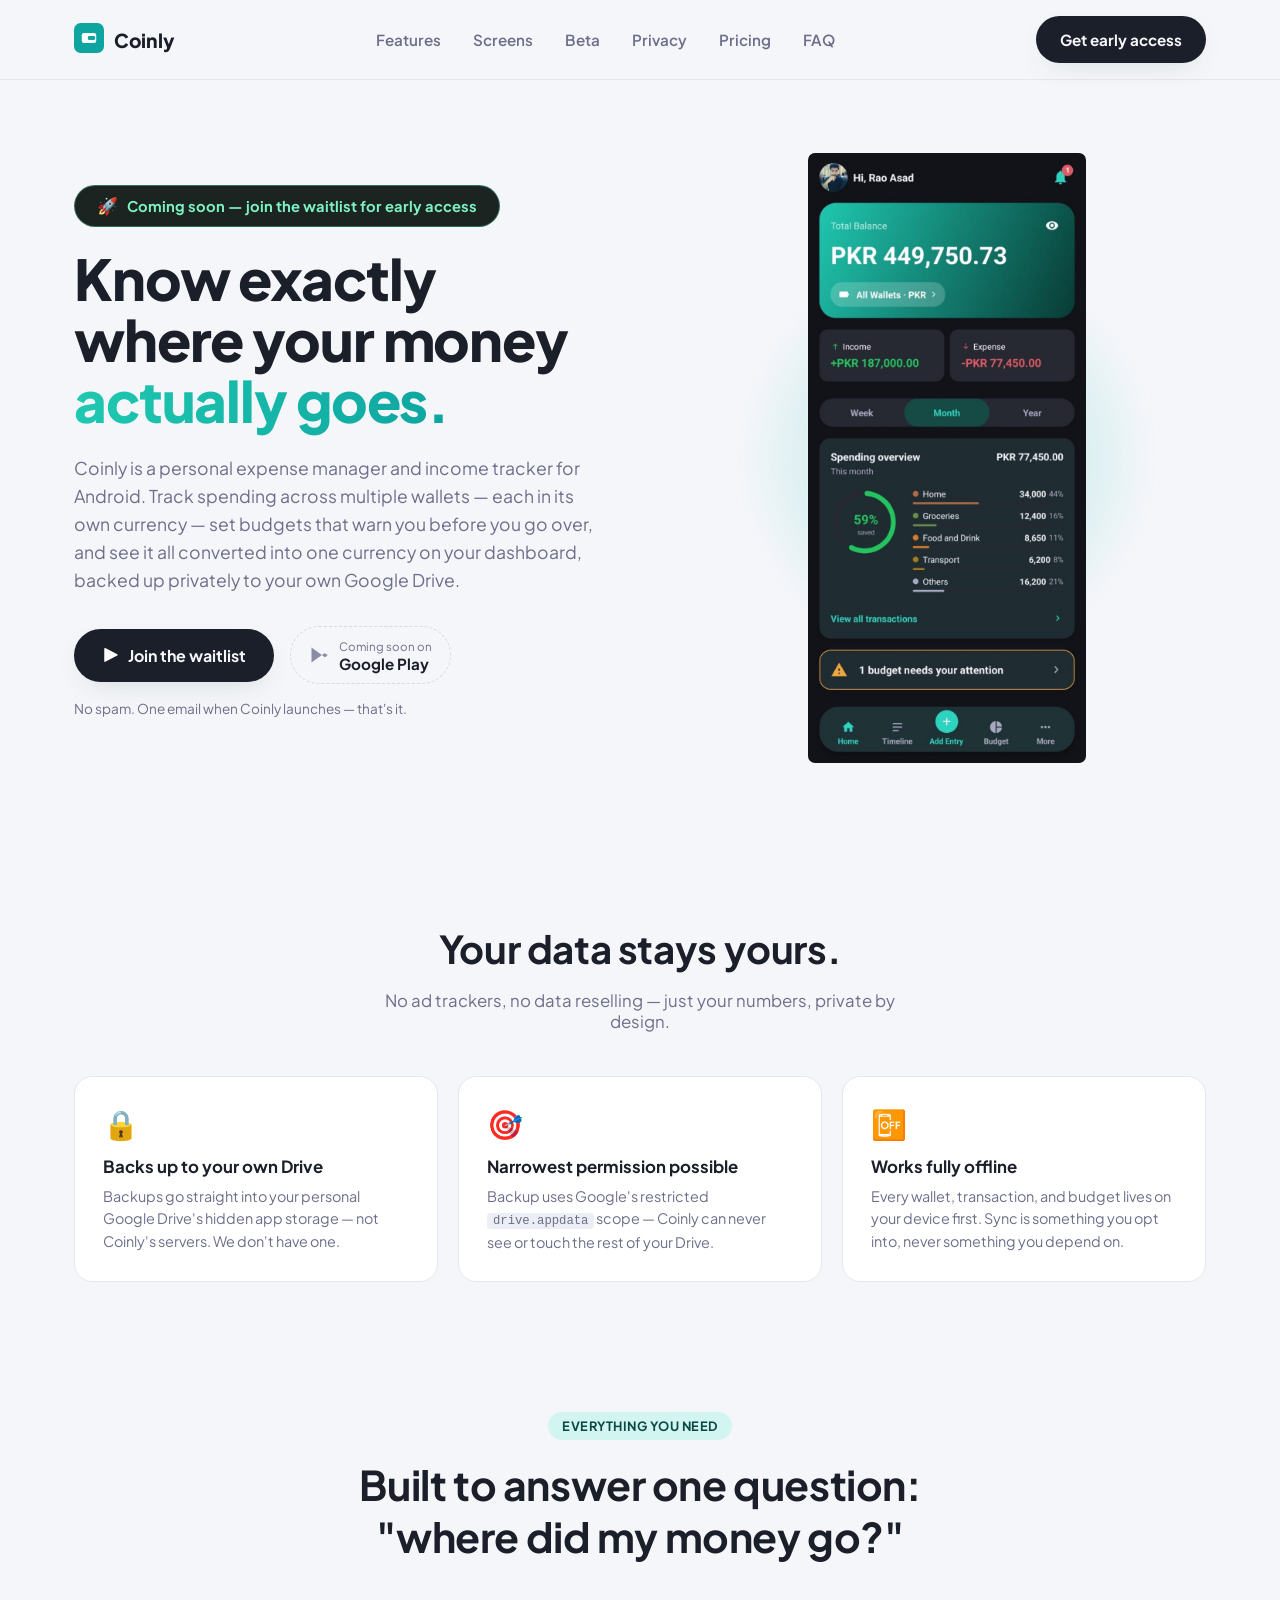
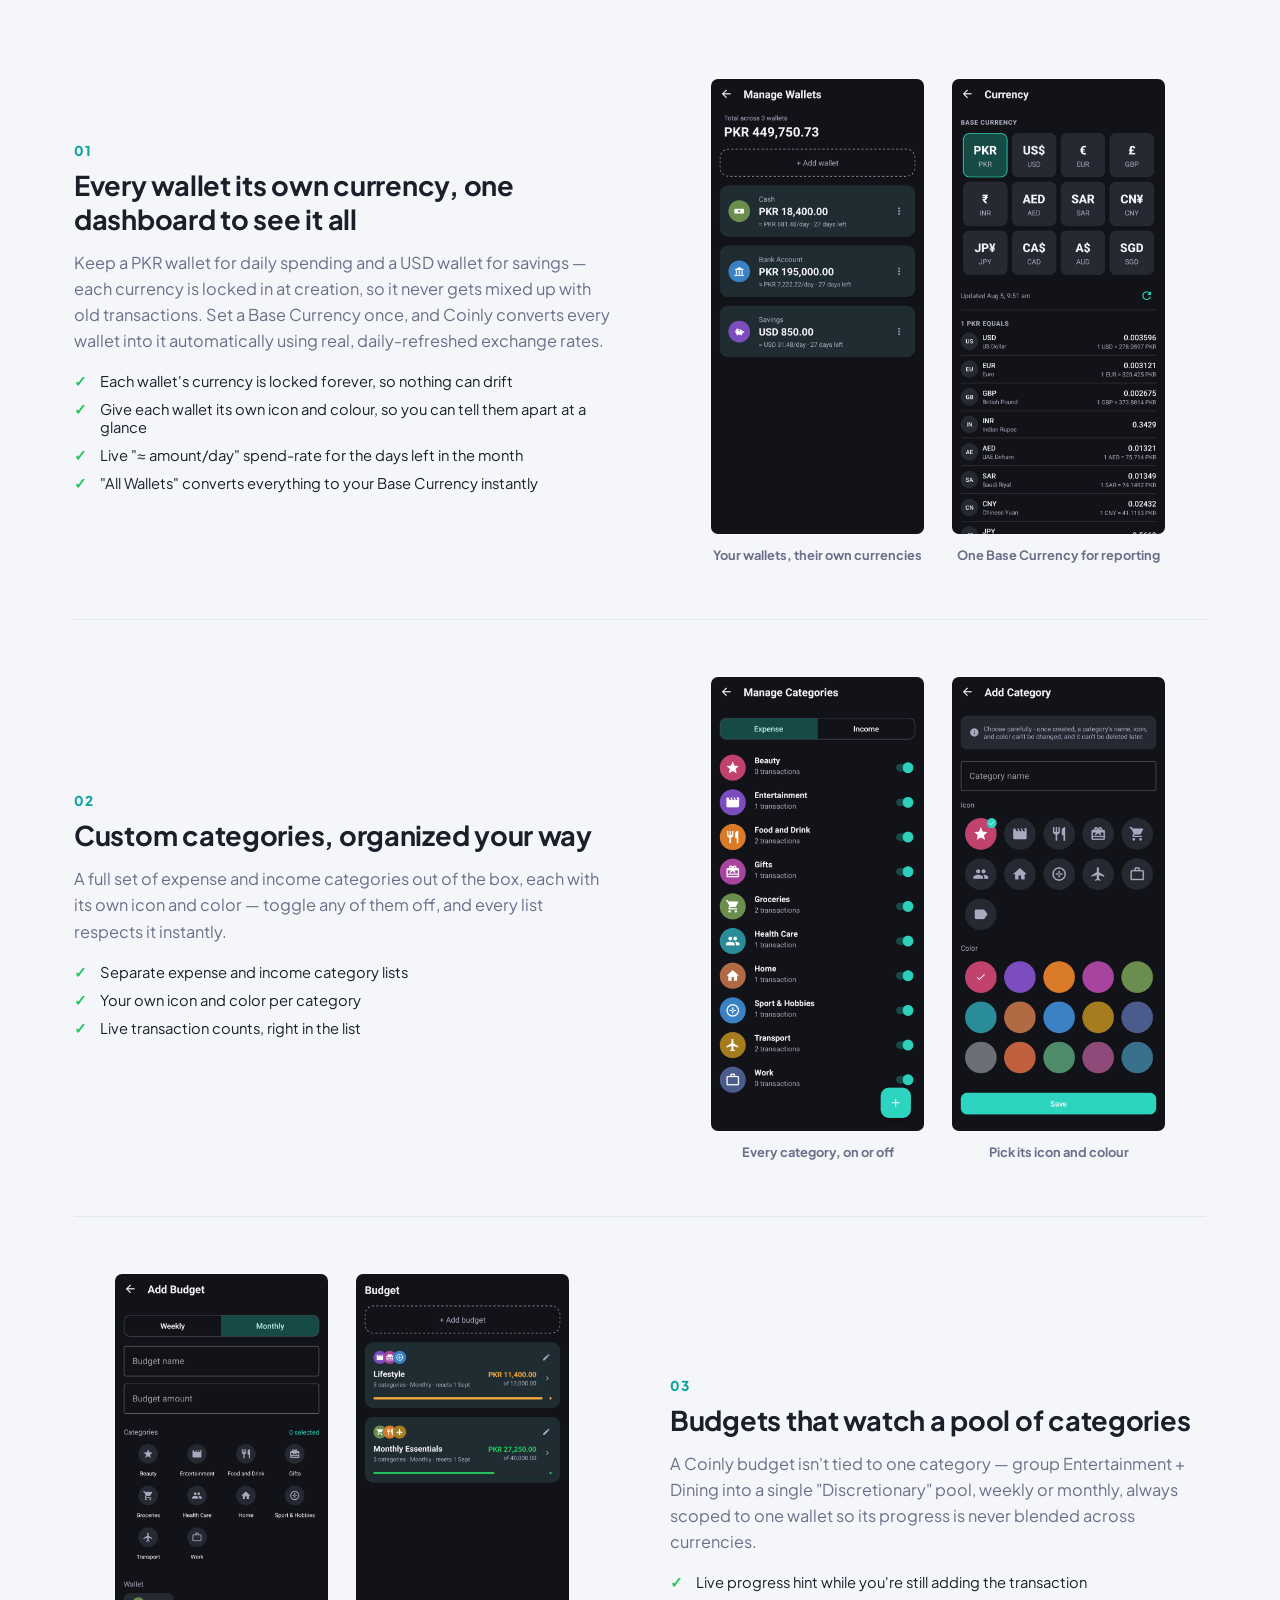
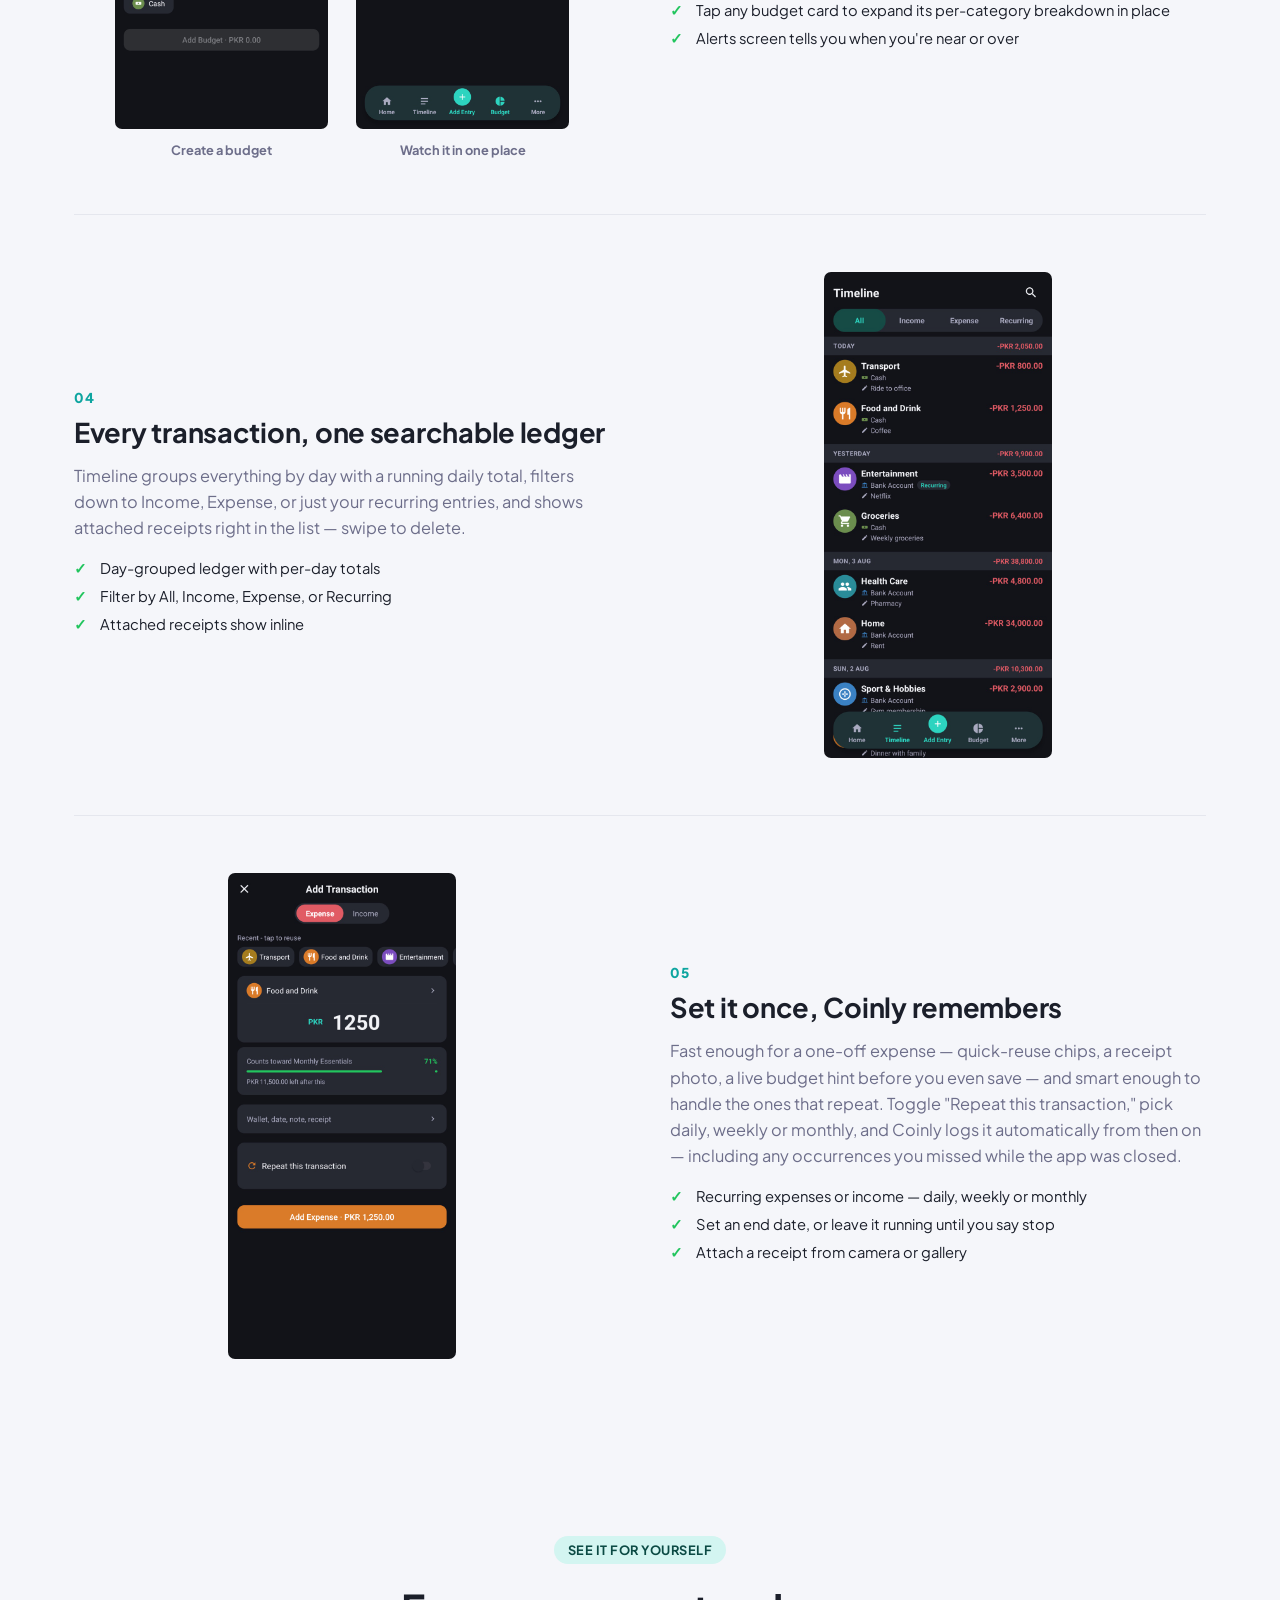
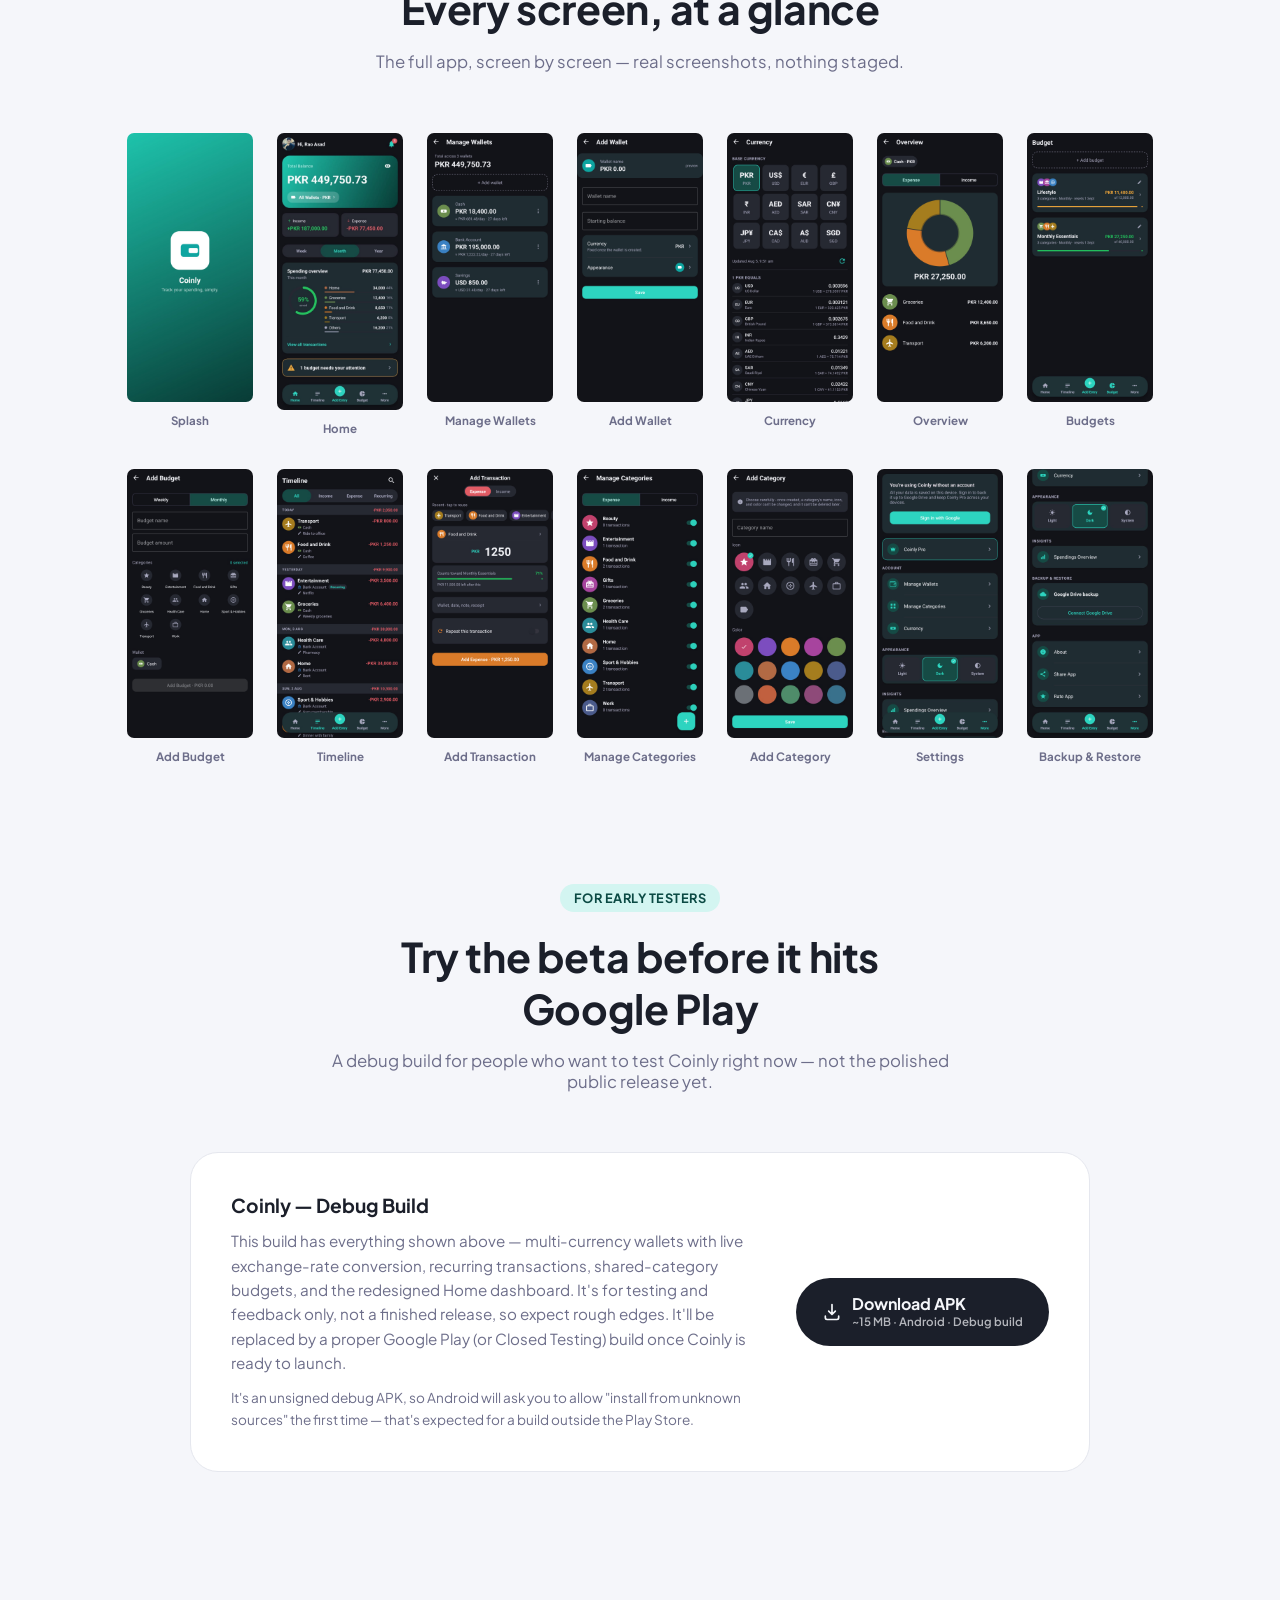
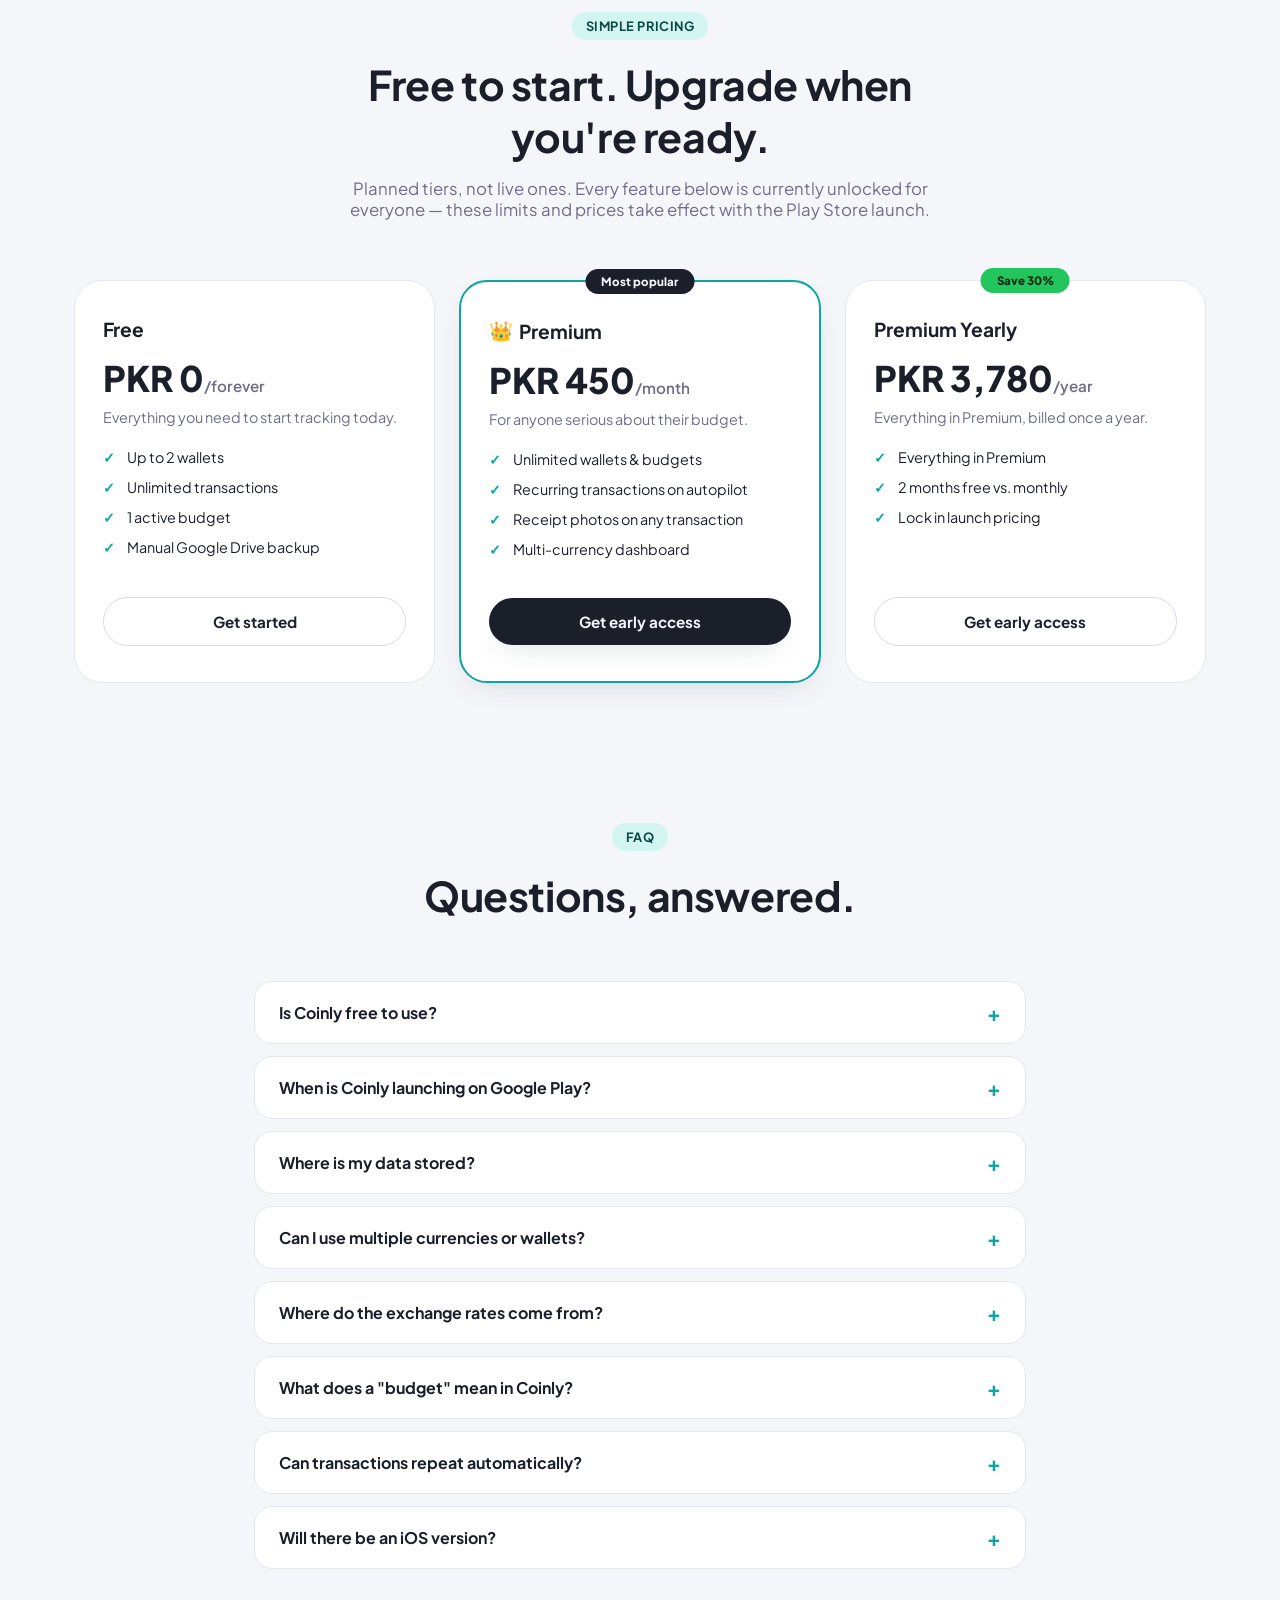
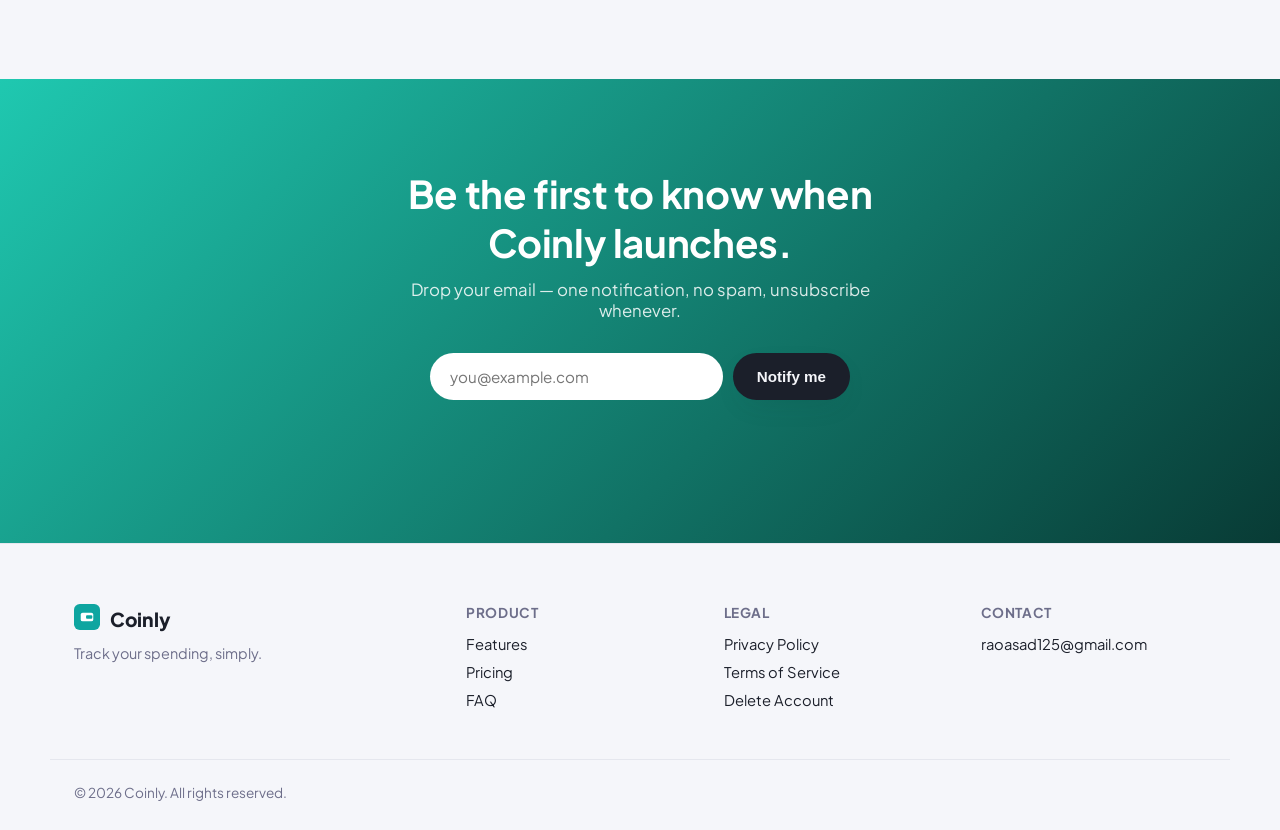
<file: index.html>
<!DOCTYPE html>
<html lang="en">
<head>
<meta charset="UTF-8">
<meta name="viewport" content="width=device-width, initial-scale=1.0">
<title>Coinly — Expense Manager &amp; Income Tracker App for Android</title>
<meta name="description" content="Free expense manager and income tracker for Android. Multi-currency wallets, smart budgets, recurring entries — offline, with private Google Drive backup.">
<meta name="keywords" content="expense manager, expense tracker, income tracker, expense and income tracker, budget app, money manager, spending tracker, personal finance app, Android expense manager, multi currency expense tracker, offline budget app, daily expense manager, Coinly">
<meta name="author" content="Coinly">
<meta name="robots" content="index, follow">
<meta name="theme-color" content="#083B35">
<!-- Update this (and og:url, og:image, twitter:image below) if a custom domain replaces the Vercel one -->
<link rel="canonical" href="https://coinly-web.vercel.app/">

<meta property="og:title" content="Coinly — Expense Manager &amp; Income Tracker for Android">
<meta property="og:description" content="Free expense manager and income tracker for Android. Multi-currency wallets, smart budgets, and private Google Drive backup.">
<meta property="og:type" content="website">
<meta property="og:url" content="https://coinly-web.vercel.app/">
<meta property="og:site_name" content="Coinly">
<meta property="og:locale" content="en_US">
<meta property="og:image" content="https://coinly-web.vercel.app/assets/og-image.jpg">
<meta property="og:image:width" content="1200">
<meta property="og:image:height" content="630">
<meta property="og:image:alt" content="Coinly — expense and income tracker for Android">

<meta name="twitter:card" content="summary_large_image">
<meta name="twitter:title" content="Coinly — Expense Manager &amp; Income Tracker for Android">
<meta name="twitter:description" content="Free expense manager and income tracker for Android. Multi-currency wallets, smart budgets, and private Google Drive backup.">
<meta name="twitter:image" content="https://coinly-web.vercel.app/assets/og-image.jpg">

<link rel="icon" href="assets/favicon.svg" type="image/svg+xml">
<link rel="icon" href="assets/icons/favicon-32.png" sizes="32x32" type="image/png">
<link rel="apple-touch-icon" href="assets/icons/apple-touch-icon.png">
<link rel="preconnect" href="https://fonts.googleapis.com">
<link rel="preconnect" href="https://fonts.gstatic.com" crossorigin>
<link href="https://fonts.googleapis.com/css2?family=Plus+Jakarta+Sans:wght@400;500;600;700;800&display=swap" rel="stylesheet">
<link rel="stylesheet" href="css/style.css?v=6">
<!-- Set before first paint: every scroll-reveal below starts at opacity 0 and is only
     brought back by JS. Without this flag, a failed or blocked script would leave the
     entire page blank rather than merely un-animated. -->
<script>document.documentElement.classList.add('js');</script>

<script type="application/ld+json">
{
  "@context": "https://schema.org",
  "@type": "MobileApplication",
  "name": "Coinly",
  "alternateName": "Coinly Expense Manager",
  "operatingSystem": "Android 6.0+",
  "applicationCategory": "FinanceApplication",
  "applicationSubCategory": "Expense Manager",
  "url": "https://coinly-web.vercel.app/",
  "description": "Coinly is a free expense manager and income tracker for Android. Keep multiple wallets each in its own currency, converted into one Base Currency with daily exchange rates; set budgets across a pool of categories; log recurring transactions and receipt photos; and back everything up privately to your own Google Drive. Works fully offline and needs no account.",
  "featureList": [
    "Multi-currency wallets with a locked per-wallet currency",
    "Base Currency reporting using daily-refreshed exchange rates",
    "Budgets that watch a shared pool of categories, weekly or monthly",
    "Recurring transactions - daily, weekly or monthly, with an optional end date",
    "Day-grouped transaction timeline with search and filters",
    "Custom categories with their own icon and colour",
    "Receipt photos from camera or gallery",
    "Private Google Drive backup and restore",
    "Works fully offline, no account required"
  ],
  "screenshot": [
    "https://coinly-web.vercel.app/assets/screenshots/home.jpg",
    "https://coinly-web.vercel.app/assets/screenshots/wallets.jpg",
    "https://coinly-web.vercel.app/assets/screenshots/budget.jpg",
    "https://coinly-web.vercel.app/assets/screenshots/timeline.jpg",
    "https://coinly-web.vercel.app/assets/screenshots/overview.jpg"
  ],
  "image": "https://coinly-web.vercel.app/assets/og-image.jpg",
  "softwareVersion": "2.0.0",
  "offers": {
    "@type": "Offer",
    "price": "0",
    "priceCurrency": "USD",
    "availability": "https://schema.org/PreOrder"
  },
  "author": {
    "@type": "Organization",
    "name": "Coinly",
    "url": "https://coinly-web.vercel.app/"
  },
  "publisher": {
    "@type": "Organization",
    "name": "Coinly",
    "url": "https://coinly-web.vercel.app/",
    "logo": {
      "@type": "ImageObject",
      "url": "https://coinly-web.vercel.app/assets/icons/icon-512.png"
    }
  }
}
</script>
<script type="application/ld+json">
{
  "@context": "https://schema.org",
  "@type": "WebSite",
  "name": "Coinly",
  "url": "https://coinly-web.vercel.app/",
  "description": "Free expense manager and income tracker for Android.",
  "inLanguage": "en"
}
</script>
<script type="application/ld+json">
{
  "@context": "https://schema.org",
  "@type": "FAQPage",
  "mainEntity": [
    {
      "@type": "Question",
      "name": "Is Coinly free to use?",
      "acceptedAnswer": {
        "@type": "Answer",
        "text": "Yes — and right now everything in it is. Wallets, budgets, transactions, recurring entries, receipt photos and Google Drive backup are all unlocked, with no account required. A Premium tier is planned for launch; the tiers on this page are the shape we're aiming for, not limits the current build enforces."
      }
    },
    {
      "@type": "Question",
      "name": "When is Coinly launching on Google Play?",
      "acceptedAnswer": {
        "@type": "Answer",
        "text": "Coinly is in final testing right now. Join the waitlist below and you'll get one email the moment it's live — nothing else."
      }
    },
    {
      "@type": "Question",
      "name": "Where is my data stored?",
      "acceptedAnswer": {
        "@type": "Answer",
        "text": "On your device, first and always. Backups are optional and go directly into your own Google Drive's private app storage — Coinly has no servers of its own and never sees your data."
      }
    },
    {
      "@type": "Question",
      "name": "Can I use multiple currencies or wallets?",
      "acceptedAnswer": {
        "@type": "Answer",
        "text": "Yes — each wallet has its own currency, chosen once and locked forever so it never gets mixed up with old transactions or budgets. Set a Base Currency anytime, and Coinly converts everything into it automatically using daily-refreshed real exchange rates whenever you view \"All Wallets.\" Look at a single wallet on its own and it always stays in its native currency, unconverted."
      }
    },
    {
      "@type": "Question",
      "name": "Where do the exchange rates come from?",
      "acceptedAnswer": {
        "@type": "Answer",
        "text": "Real rates, refreshed daily and cached on your device — no manual entry, no guessing. Changing your Base Currency later never breaks old conversions, since the cache is anchored independently of whatever currency you're reporting in."
      }
    },
    {
      "@type": "Question",
      "name": "What does a \"budget\" mean in Coinly?",
      "acceptedAnswer": {
        "@type": "Answer",
        "text": "A budget watches one or more categories combined into a shared pool — for example \"Discretionary\" = Entertainment + Dining — weekly or monthly, always scoped to exactly one wallet, in that wallet's own currency."
      }
    },
    {
      "@type": "Question",
      "name": "Can transactions repeat automatically?",
      "acceptedAnswer": {
        "@type": "Answer",
        "text": "Yes. Toggle \"Repeat this transaction\" on any expense or income, choose daily, weekly or monthly, and optionally set an end date. Coinly logs it automatically from then on — recurring entries even get their own filter in Timeline."
      }
    },
    {
      "@type": "Question",
      "name": "Will there be an iOS version?",
      "acceptedAnswer": {
        "@type": "Answer",
        "text": "Coinly is Android-first for now. If there's enough demand, iOS is on the table down the line."
      }
    }
  ]
}
</script>
</head>
<body>

<div class="noise-overlay" aria-hidden="true"></div>

<header class="nav-wrap" id="navWrap">
  <nav class="nav container">
    <a href="#home" class="brand">
      <span class="brand-mark">
        <svg width="30" height="30" viewBox="0 0 108 108" xmlns="http://www.w3.org/2000/svg">
          <rect width="108" height="108" rx="24" fill="#0EA5A0"/>
          <path fill="#FFFFFF" d="M36,36 H72 A8,8 0 0 1 80,44 V64 A8,8 0 0 1 72,72 H36 A8,8 0 0 1 28,64 V44 A8,8 0 0 1 36,36 Z"/>
          <path fill="#0EA5A0" d="M54,47 H72 A4,4 0 0 1 76,51 V57 A4,4 0 0 1 72,61 H54 A4,4 0 0 1 50,57 V51 A4,4 0 0 1 54,47 Z"/>
        </svg>
      </span>
      <span class="brand-name">Coinly</span>
    </a>

    <button class="nav-toggle" id="navToggle" aria-label="Toggle menu" aria-expanded="false">
      <span></span><span></span><span></span>
    </button>

    <div class="nav-links" id="navLinks">
      <a href="#features">Features</a>
      <a href="#screens">Screens</a>
      <a href="#beta">Beta</a>
      <a href="#privacy">Privacy</a>
      <a href="#pricing">Pricing</a>
      <a href="#faq">FAQ</a>
    </div>

    <a href="#cta" class="btn btn-dark btn-nav">Get early access</a>
  </nav>
</header>

<main>

  <!-- HERO -->
  <section class="hero container" id="home">
    <div class="hero-copy reveal">
      <span class="coming-soon-badge"><span class="badge-emoji" aria-hidden="true">🚀</span>Coming soon — join the waitlist for early access</span>
      <h1>Know exactly<br>where your money<br><span class="text-gradient">actually goes.</span></h1>
      <p class="hero-sub">
        Coinly is a personal expense manager and income tracker for Android. Track spending across
        multiple wallets — each in its own currency — set budgets that warn you before you go
        over, and see it all converted into one currency on your dashboard, backed up privately
        to your own Google Drive.
      </p>
      <div class="hero-actions">
        <a href="#cta" class="btn btn-dark btn-lg">
          <svg width="18" height="18" viewBox="0 0 24 24" fill="none"><path d="M3 20.5V3.5C3 2.8 3.7 2.3 4.4 2.6L20.4 11.1C21 11.4 21 12.3 20.4 12.6L4.4 21.1C3.7 21.4 3 20.9 3 20.2V20.5Z" fill="white"/></svg>
          Join the waitlist
        </a>
        <div class="store-badge-fake" aria-disabled="true">
          <svg width="20" height="20" viewBox="0 0 24 24" fill="none"><path d="M3 3L15.5 12L3 21V3Z" fill="#8A8DA6"/><path d="M15.5 12L18.8 9.9L21.4 11.4C22.2 11.8 22.2 12.9 21.4 13.3L18.8 14.8L15.5 12Z" fill="#8A8DA6"/></svg>
          <div><span class="fake-label">Coming soon on</span><strong>Google Play</strong></div>
        </div>
      </div>
      <p class="hero-microcopy">No spam. One email when Coinly launches — that's it.</p>
    </div>

    <div class="hero-visual reveal" aria-hidden="true">
      <div class="glow"></div>
      <div class="phone-frame">
        <div class="phone-screen">
          <div class="shot">
            <img width="720" height="1580" src="assets/screenshots/home.jpg" alt="Coinly Home dashboard showing total balance, income/expense breakdown, and top spending categories" loading="eager">
          </div>
        </div>
      </div>
    </div>
  </section>

  <!-- PRIVACY / TRUST STRIP -->
  <section class="trust container" id="privacy">
    <div class="trust-head reveal">
      <h2>Your data stays yours.</h2>
      <p>No ad trackers, no data reselling — just your numbers, private by design.</p>
    </div>
    <div class="trust-grid">
      <div class="trust-card reveal">
        <div class="trust-icon">🔒</div>
        <h3>Backs up to your own Drive</h3>
        <p>Backups go straight into your personal Google Drive's hidden app storage — not
          Coinly's servers. We don't have one.</p>
      </div>
      <div class="trust-card reveal">
        <div class="trust-icon">🎯</div>
        <h3>Narrowest permission possible</h3>
        <p>Backup uses Google's restricted <code>drive.appdata</code> scope — Coinly can never see
          or touch the rest of your Drive.</p>
      </div>
      <div class="trust-card reveal">
        <div class="trust-icon">📴</div>
        <h3>Works fully offline</h3>
        <p>Every wallet, transaction, and budget lives on your device first. Sync is something you
          opt into, never something you depend on.</p>
      </div>
    </div>
  </section>

  <!-- FEATURES -->
  <section class="features" id="features">
    <div class="container">
      <div class="section-head reveal">
        <span class="eyebrow">Everything you need</span>
        <h2>Built to answer one question:<br>"where did my money go?"</h2>
      </div>

      <div class="feature-row reveal">
        <div class="feature-text">
          <span class="feature-num">01</span>
          <h3>Every wallet its own currency, one dashboard to see it all</h3>
          <p>Keep a PKR wallet for daily spending and a USD wallet for savings — each currency is
            locked in at creation, so it never gets mixed up with old transactions. Set a Base
            Currency once, and Coinly converts every wallet into it automatically using real,
            daily-refreshed exchange rates.</p>
          <ul class="feature-points">
            <li>Each wallet's currency is locked forever, so nothing can drift</li>
            <li>Give each wallet its own icon and colour, so you can tell them apart at a glance</li>
            <li>Live "≈ amount/day" spend-rate for the days left in the month</li>
            <li>"All Wallets" converts everything to your Base Currency instantly</li>
          </ul>
        </div>
        <div class="feature-visual dual">
          <div class="mini-phone-group">
            <div class="mini-phone">
              <div class="mini-screen">
                <div class="shot">
                  <img width="720" height="1536" src="assets/screenshots/wallets.jpg" alt="Coinly Manage Wallets screen showing a PKR wallet and a USD wallet, each with a daily spend-rate projection" loading="lazy">
                </div>
              </div>
            </div>
            <span class="mini-caption">Your wallets, their own currencies</span>
          </div>
          <div class="mini-phone-group">
            <div class="mini-phone">
              <div class="mini-screen">
                <div class="shot">
                  <img width="720" height="1536" src="assets/screenshots/currency.jpg" alt="Coinly Currency screen showing the Base Currency picker and a live exchange rate list" loading="lazy">
                </div>
              </div>
            </div>
            <span class="mini-caption">One Base Currency for reporting</span>
          </div>
        </div>
      </div>

      <div class="feature-row reveal">
        <div class="feature-text">
          <span class="feature-num">02</span>
          <h3>Custom categories, organized your way</h3>
          <p>A full set of expense and income categories out of the box, each with its own icon
            and color — toggle any of them off, and every list respects it instantly.</p>
          <ul class="feature-points">
            <li>Separate expense and income category lists</li>
            <li>Your own icon and color per category</li>
            <li>Live transaction counts, right in the list</li>
          </ul>
        </div>
        <div class="feature-visual dual">
          <div class="mini-phone-group">
            <div class="mini-phone">
              <div class="mini-screen">
                <div class="shot">
                  <img width="720" height="1536" src="assets/screenshots/categories.jpg" alt="Coinly Manage Categories screen showing colorful expense categories with icons and per-category transaction counts" loading="lazy">
                </div>
              </div>
            </div>
            <span class="mini-caption">Every category, on or off</span>
          </div>
          <div class="mini-phone-group">
            <div class="mini-phone">
              <div class="mini-screen">
                <div class="shot">
                  <img width="720" height="1536" src="assets/screenshots/add-category.jpg" alt="Coinly Add Category screen showing the icon and colour pickers for a new category" loading="lazy">
                </div>
              </div>
            </div>
            <span class="mini-caption">Pick its icon and colour</span>
          </div>
        </div>
      </div>

      <div class="feature-row reverse reveal">
        <div class="feature-text">
          <span class="feature-num">03</span>
          <h3>Budgets that watch a pool of categories</h3>
          <p>A Coinly budget isn't tied to one category — group Entertainment + Dining into a
            single "Discretionary" pool, weekly or monthly, always scoped to one wallet so its
            progress is never blended across currencies.</p>
          <ul class="feature-points">
            <li>Live progress hint while you're still adding the transaction</li>
            <li>Tap any budget card to expand its per-category breakdown in place</li>
            <li>Alerts screen tells you when you're near or over</li>
          </ul>
        </div>
        <div class="feature-visual dual">
          <div class="mini-phone-group">
            <div class="mini-phone">
              <div class="mini-screen">
                <div class="shot">
                  <img width="720" height="1536" src="assets/screenshots/add-budget.jpg" alt="Coinly Add Budget screen showing weekly/monthly toggle, budget amount, and category selection" loading="lazy">
                </div>
              </div>
            </div>
            <span class="mini-caption">Create a budget</span>
          </div>
          <div class="mini-phone-group">
            <div class="mini-phone">
              <div class="mini-screen">
                <div class="shot">
                  <img width="720" height="1536" src="assets/screenshots/budget.jpg" alt="Coinly Budget screen showing a Monthly Budget expanded with its per-category breakdown" loading="lazy">
                </div>
              </div>
            </div>
            <span class="mini-caption">Watch it in one place</span>
          </div>
        </div>
      </div>

      <div class="feature-row reveal">
        <div class="feature-text">
          <span class="feature-num">04</span>
          <h3>Every transaction, one searchable ledger</h3>
          <p>Timeline groups everything by day with a running daily total, filters down to
            Income, Expense, or just your recurring entries, and shows attached receipts right in
            the list — swipe to delete.</p>
          <ul class="feature-points">
            <li>Day-grouped ledger with per-day totals</li>
            <li>Filter by All, Income, Expense, or Recurring</li>
            <li>Attached receipts show inline</li>
          </ul>
        </div>
        <div class="feature-visual">
          <div class="mini-phone">
            <div class="mini-screen">
              <div class="shot">
                <img width="720" height="1536" src="assets/screenshots/timeline.jpg" alt="Coinly Timeline screen showing transactions grouped by day with running totals" loading="lazy">
              </div>
            </div>
          </div>
        </div>
      </div>

      <div class="feature-row reverse reveal">
        <div class="feature-text">
          <span class="feature-num">05</span>
          <h3>Set it once, Coinly remembers</h3>
          <p>Fast enough for a one-off expense — quick-reuse chips, a receipt photo, a live budget
            hint before you even save — and smart enough to handle the ones that repeat. Toggle
            "Repeat this transaction," pick daily, weekly or monthly, and Coinly logs it
            automatically from then on — including any occurrences you missed while the app was
            closed.</p>
          <ul class="feature-points">
            <li>Recurring expenses or income — daily, weekly or monthly</li>
            <li>Set an end date, or leave it running until you say stop</li>
            <li>Attach a receipt from camera or gallery</li>
          </ul>
        </div>
        <div class="feature-visual">
          <div class="mini-phone">
            <div class="mini-screen">
              <div class="shot">
                <img width="720" height="1536" src="assets/screenshots/add-transaction.jpg" alt="Coinly Add Transaction screen showing recent category chips and a live monthly budget hint" loading="lazy">
              </div>
            </div>
          </div>
        </div>
      </div>

    </div>
  </section>

  <!-- ALL SCREENSHOTS -->
  <section class="screens-gallery container" id="screens">
    <div class="section-head reveal">
      <span class="eyebrow">See it for yourself</span>
      <h2>Every screen, at a glance</h2>
      <p class="section-sub">The full app, screen by screen — real screenshots, nothing staged.</p>
    </div>
    <div class="gallery-grid reveal">
      <div class="mini-phone-group">
        <div class="mini-phone"><div class="mini-screen"><div class="shot"><img width="720" height="1536" src="assets/screenshots/splash.jpg" alt="Coinly splash screen" loading="lazy"></div></div></div>
        <span class="mini-caption">Splash</span>
      </div>
      <div class="mini-phone-group">
        <div class="mini-phone"><div class="mini-screen"><div class="shot"><img width="720" height="1580" src="assets/screenshots/home.jpg" alt="Coinly Home dashboard" loading="lazy"></div></div></div>
        <span class="mini-caption">Home</span>
      </div>
      <div class="mini-phone-group">
        <div class="mini-phone"><div class="mini-screen"><div class="shot"><img width="720" height="1536" src="assets/screenshots/wallets.jpg" alt="Coinly Manage Wallets screen" loading="lazy"></div></div></div>
        <span class="mini-caption">Manage Wallets</span>
      </div>
      <div class="mini-phone-group">
        <div class="mini-phone"><div class="mini-screen"><div class="shot"><img width="720" height="1536" src="assets/screenshots/add-wallet.jpg" alt="Coinly Add Wallet screen showing the name, starting balance, currency and appearance controls above a live preview" loading="lazy"></div></div></div>
        <span class="mini-caption">Add Wallet</span>
      </div>
      <div class="mini-phone-group">
        <div class="mini-phone"><div class="mini-screen"><div class="shot"><img width="720" height="1536" src="assets/screenshots/currency.jpg" alt="Coinly Currency and Base Currency screen" loading="lazy"></div></div></div>
        <span class="mini-caption">Currency</span>
      </div>
      <div class="mini-phone-group">
        <div class="mini-phone"><div class="mini-screen"><div class="shot"><img width="720" height="1536" src="assets/screenshots/overview.jpg" alt="Coinly Overview spending breakdown screen" loading="lazy"></div></div></div>
        <span class="mini-caption">Overview</span>
      </div>
      <div class="mini-phone-group">
        <div class="mini-phone"><div class="mini-screen"><div class="shot"><img width="720" height="1536" src="assets/screenshots/budget.jpg" alt="Coinly Budget list screen" loading="lazy"></div></div></div>
        <span class="mini-caption">Budgets</span>
      </div>
      <div class="mini-phone-group">
        <div class="mini-phone"><div class="mini-screen"><div class="shot"><img width="720" height="1536" src="assets/screenshots/add-budget.jpg" alt="Coinly Add Budget screen" loading="lazy"></div></div></div>
        <span class="mini-caption">Add Budget</span>
      </div>
      <div class="mini-phone-group">
        <div class="mini-phone"><div class="mini-screen"><div class="shot"><img width="720" height="1536" src="assets/screenshots/timeline.jpg" alt="Coinly Timeline screen" loading="lazy"></div></div></div>
        <span class="mini-caption">Timeline</span>
      </div>
      <div class="mini-phone-group">
        <div class="mini-phone"><div class="mini-screen"><div class="shot"><img width="720" height="1536" src="assets/screenshots/add-transaction.jpg" alt="Coinly Add Transaction screen with recurring toggle" loading="lazy"></div></div></div>
        <span class="mini-caption">Add Transaction</span>
      </div>
      <div class="mini-phone-group">
        <div class="mini-phone"><div class="mini-screen"><div class="shot"><img width="720" height="1536" src="assets/screenshots/categories.jpg" alt="Coinly Manage Categories screen" loading="lazy"></div></div></div>
        <span class="mini-caption">Manage Categories</span>
      </div>
      <div class="mini-phone-group">
        <div class="mini-phone"><div class="mini-screen"><div class="shot"><img width="720" height="1536" src="assets/screenshots/add-category.jpg" alt="Coinly Add Category screen" loading="lazy"></div></div></div>
        <span class="mini-caption">Add Category</span>
      </div>
      <div class="mini-phone-group">
        <div class="mini-phone"><div class="mini-screen"><div class="shot"><img width="720" height="1536" src="assets/screenshots/settings-account.jpg" alt="Coinly Settings screen showing account and appearance options" loading="lazy"></div></div></div>
        <span class="mini-caption">Settings</span>
      </div>
      <div class="mini-phone-group">
        <div class="mini-phone"><div class="mini-screen"><div class="shot"><img width="720" height="1536" src="assets/screenshots/settings-backup.jpg" alt="Coinly Settings screen showing Google Drive backup and restore" loading="lazy"></div></div></div>
        <span class="mini-caption">Backup &amp; Restore</span>
      </div>
    </div>
  </section>

  <!-- BETA APK -->
  <section class="beta container" id="beta">
    <div class="section-head reveal">
      <span class="eyebrow">For early testers</span>
      <h2>Try the beta before it hits Google Play</h2>
      <p class="section-sub">A debug build for people who want to test Coinly right now — not the polished public release yet.</p>
    </div>
    <div class="beta-card reveal">
      <div class="beta-info">
        <h3>Coinly — Debug Build</h3>
        <p>This build has everything shown above — multi-currency wallets with live exchange-rate
          conversion, recurring transactions, shared-category budgets, and the redesigned Home
          dashboard. It's for testing and feedback only, not a finished release, so expect rough
          edges. It'll be replaced by a proper Google Play (or Closed Testing) build once Coinly
          is ready to launch.</p>
        <p class="beta-note">It's an unsigned debug APK, so Android will ask you to allow "install
          from unknown sources" the first time — that's expected for a build outside the Play
          Store.</p>
      </div>
      <a class="beta-download" href="https://github.com/Asadrao125/CoinlyLanding/releases/download/latest-debug-release/Coinly-Debug.apk" download>
        <svg width="20" height="20" viewBox="0 0 24 24" fill="none"><path d="M12 3v12m0 0 4-4m-4 4-4-4M4 17v2a2 2 0 0 0 2 2h12a2 2 0 0 0 2-2v-2" stroke="currentColor" stroke-width="2" stroke-linecap="round" stroke-linejoin="round"/></svg>
        <span>Download APK<small>~15 MB · Android · Debug build</small></span>
      </a>
    </div>
  </section>

  <!-- PRICING -->
  <section class="pricing container" id="pricing">
    <div class="section-head reveal">
      <span class="eyebrow">Simple pricing</span>
      <h2>Free to start. Upgrade when you're ready.</h2>
      <p class="section-sub">Planned tiers, not live ones. Every feature below is currently
        unlocked for everyone — these limits and prices take effect with the Play Store launch.</p>
    </div>

    <div class="pricing-grid">
      <div class="price-card reveal">
        <h3>Free</h3>
        <div class="price-amount">PKR 0<span>/forever</span></div>
        <p class="price-desc">Everything you need to start tracking today.</p>
        <ul class="price-features">
          <li>Up to 2 wallets</li>
          <li>Unlimited transactions</li>
          <li>1 active budget</li>
          <li>Manual Google Drive backup</li>
        </ul>
        <a href="#cta" class="btn btn-outline btn-full">Get started</a>
      </div>

      <div class="price-card featured reveal">
        <span class="price-badge">Most popular</span>
        <h3><span class="crown">👑</span> Premium</h3>
        <div class="price-amount">PKR 450<span>/month</span></div>
        <p class="price-desc">For anyone serious about their budget.</p>
        <ul class="price-features">
          <li>Unlimited wallets &amp; budgets</li>
          <li>Recurring transactions on autopilot</li>
          <li>Receipt photos on any transaction</li>
          <li>Multi-currency dashboard</li>
        </ul>
        <a href="#cta" class="btn btn-dark btn-full">Get early access</a>
      </div>

      <div class="price-card reveal">
        <span class="price-badge save-badge">Save 30%</span>
        <h3>Premium Yearly</h3>
        <div class="price-amount">PKR 3,780<span>/year</span></div>
        <p class="price-desc">Everything in Premium, billed once a year.</p>
        <ul class="price-features">
          <li>Everything in Premium</li>
          <li>2 months free vs. monthly</li>
          <li>Lock in launch pricing</li>
        </ul>
        <a href="#cta" class="btn btn-outline btn-full">Get early access</a>
      </div>
    </div>
  </section>

  <!-- FAQ -->
  <section class="faq container" id="faq">
    <div class="section-head reveal">
      <span class="eyebrow">FAQ</span>
      <h2>Questions, answered.</h2>
    </div>

    <div class="faq-list">
      <div class="faq-item reveal">
        <button class="faq-q">
          <span>Is Coinly free to use?</span>
          <span class="faq-icon">+</span>
        </button>
        <div class="faq-a"><p>Yes — and right now everything in it is. Wallets, budgets, transactions, recurring entries, receipt photos and Google Drive backup are all unlocked, with no account required. A Premium tier is planned for launch; the tiers on this page are the shape we're aiming for, not limits the current build enforces.</p></div>
      </div>
      <div class="faq-item reveal">
        <button class="faq-q">
          <span>When is Coinly launching on Google Play?</span>
          <span class="faq-icon">+</span>
        </button>
        <div class="faq-a"><p>Coinly is in final testing right now. Join the waitlist below and you'll get one email the moment it's live — nothing else.</p></div>
      </div>
      <div class="faq-item reveal">
        <button class="faq-q">
          <span>Where is my data stored?</span>
          <span class="faq-icon">+</span>
        </button>
        <div class="faq-a"><p>On your device, first and always. Backups are optional and go directly into your own Google Drive's private app storage — Coinly has no servers of its own and never sees your data.</p></div>
      </div>
      <div class="faq-item reveal">
        <button class="faq-q">
          <span>Can I use multiple currencies or wallets?</span>
          <span class="faq-icon">+</span>
        </button>
        <div class="faq-a"><p>Yes — each wallet has its own currency, chosen once and locked forever so it never gets mixed up with old transactions or budgets. Set a Base Currency anytime, and Coinly converts everything into it automatically using daily-refreshed real exchange rates whenever you view "All Wallets." Look at a single wallet on its own and it always stays in its native currency, unconverted.</p></div>
      </div>
      <div class="faq-item reveal">
        <button class="faq-q">
          <span>Where do the exchange rates come from?</span>
          <span class="faq-icon">+</span>
        </button>
        <div class="faq-a"><p>Real rates, refreshed daily and cached on your device — no manual entry, no guessing. Changing your Base Currency later never breaks old conversions, since the cache is anchored independently of whatever currency you're reporting in.</p></div>
      </div>
      <div class="faq-item reveal">
        <button class="faq-q">
          <span>What does a "budget" mean in Coinly?</span>
          <span class="faq-icon">+</span>
        </button>
        <div class="faq-a"><p>A budget watches one or more categories combined into a shared pool — for example "Discretionary" = Entertainment + Dining — weekly or monthly, always scoped to exactly one wallet, in that wallet's own currency.</p></div>
      </div>
      <div class="faq-item reveal">
        <button class="faq-q">
          <span>Can transactions repeat automatically?</span>
          <span class="faq-icon">+</span>
        </button>
        <div class="faq-a"><p>Yes. Toggle "Repeat this transaction" on any expense or income, choose daily, weekly or monthly, and optionally set an end date. Coinly logs it automatically from then on — recurring entries even get their own filter in Timeline.</p></div>
      </div>
      <div class="faq-item reveal">
        <button class="faq-q">
          <span>Will there be an iOS version?</span>
          <span class="faq-icon">+</span>
        </button>
        <div class="faq-a"><p>Coinly is Android-first for now. If there's enough demand, iOS is on the table down the line.</p></div>
      </div>
    </div>
  </section>

  <!-- CTA -->
  <section class="cta-section" id="cta">
    <div class="container cta-inner reveal">
      <h2>Be the first to know when Coinly launches.</h2>
      <p>Drop your email — one notification, no spam, unsubscribe whenever.</p>
      <form class="waitlist-form" id="waitlistForm">
        <input type="email" id="waitlistEmail" placeholder="you@example.com" required aria-label="Email address">
        <button type="submit" class="btn btn-dark">Notify me</button>
      </form>
      <p class="cta-status" id="ctaStatus" role="status"></p>
    </div>
  </section>

</main>

<footer class="footer">
  <div class="container footer-grid">
    <div class="footer-brand">
      <div class="brand">
        <span class="brand-mark">
          <svg width="26" height="26" viewBox="0 0 108 108" xmlns="http://www.w3.org/2000/svg">
            <rect width="108" height="108" rx="24" fill="#0EA5A0"/>
            <path fill="#FFFFFF" d="M36,36 H72 A8,8 0 0 1 80,44 V64 A8,8 0 0 1 72,72 H36 A8,8 0 0 1 28,64 V44 A8,8 0 0 1 36,36 Z"/>
            <path fill="#0EA5A0" d="M54,47 H72 A4,4 0 0 1 76,51 V57 A4,4 0 0 1 72,61 H54 A4,4 0 0 1 50,57 V51 A4,4 0 0 1 54,47 Z"/>
          </svg>
        </span>
        <span class="brand-name">Coinly</span>
      </div>
      <p>Track your spending, simply.</p>
    </div>
    <div class="footer-col">
      <h4>Product</h4>
      <a href="#features">Features</a>
      <a href="#pricing">Pricing</a>
      <a href="#faq">FAQ</a>
    </div>
    <div class="footer-col">
      <h4>Legal</h4>
      <a href="privacy.html">Privacy Policy</a>
      <a href="terms.html">Terms of Service</a>
      <a href="delete-account.html">Delete Account</a>
    </div>
    <div class="footer-col">
      <h4>Contact</h4>
      <a href="mailto:raoasad125@gmail.com">raoasad125@gmail.com</a>
    </div>
  </div>
  <div class="container footer-bottom">
    <span>© 2026 Coinly. All rights reserved.</span>
  </div>
</footer>

<script src="js/script.js?v=6"></script>
</body>
</html>
</file>
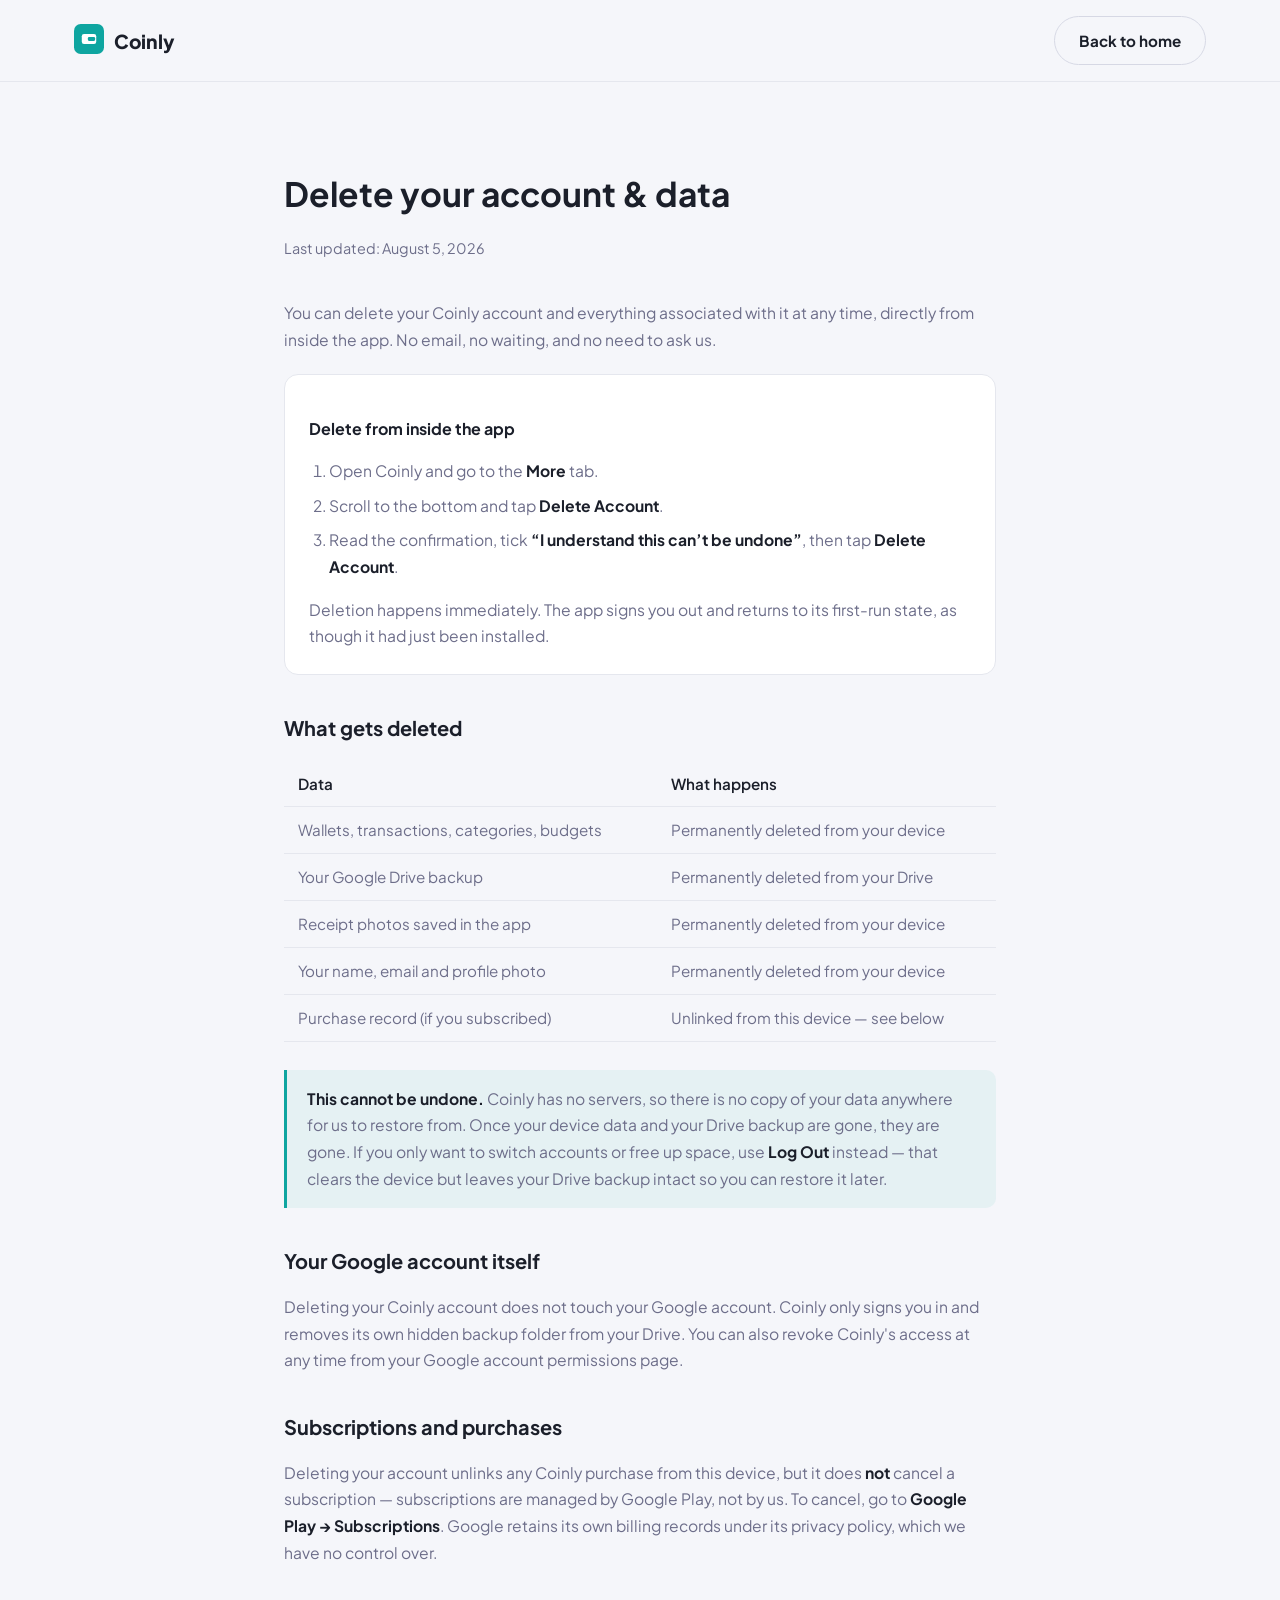
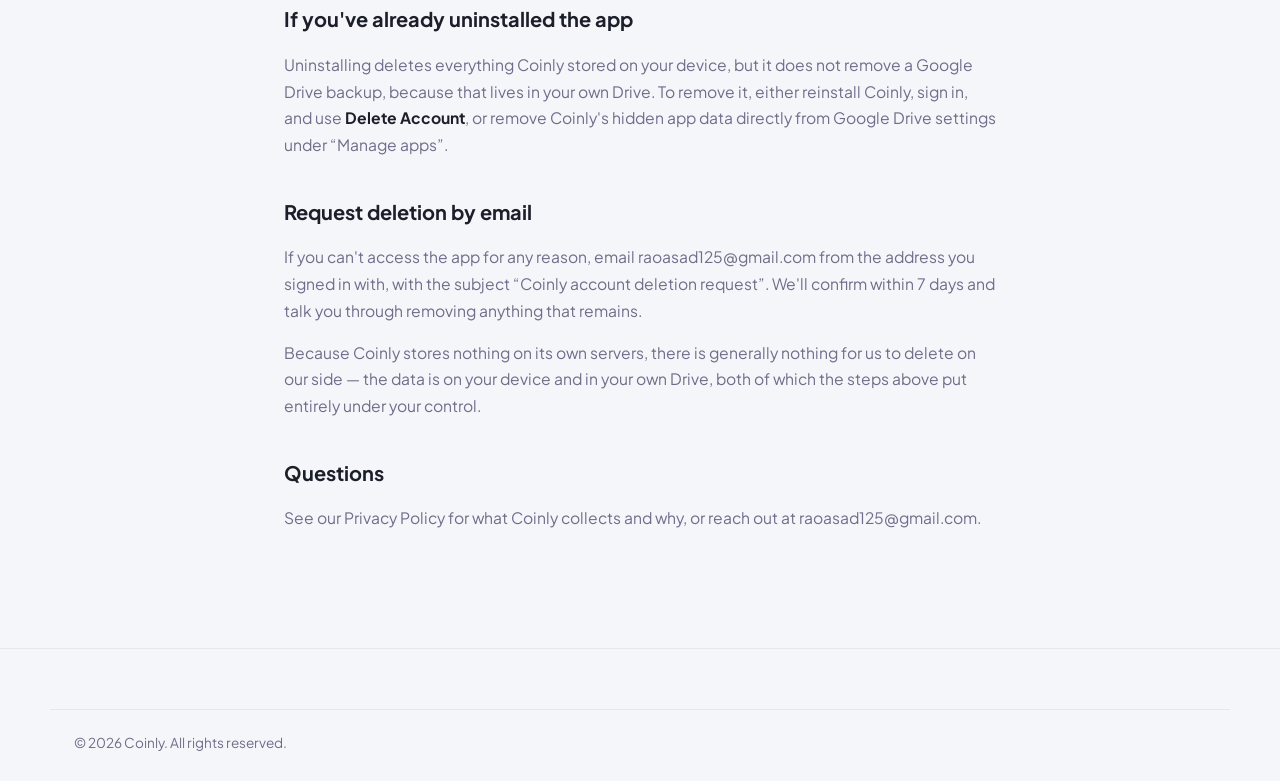
<file: delete-account.html>
<!DOCTYPE html>
<html lang="en">
<head>
<meta charset="UTF-8">
<meta name="viewport" content="width=device-width, initial-scale=1.0">
<title>Delete Your Account & Data — Coinly</title>
<meta name="description" content="Delete your Coinly account and all associated data, including your Google Drive backup, from inside the app or by request.">
<meta name="robots" content="index, follow">
<link rel="canonical" href="https://coinly-web.vercel.app/delete-account.html">

<meta property="og:title" content="Delete Your Account & Data — Coinly">
<meta property="og:description" content="Delete your Coinly account and all associated data, including your Google Drive backup, from inside the app or by request.">
<meta property="og:type" content="website">
<meta property="og:url" content="https://coinly-web.vercel.app/delete-account.html">
<meta property="og:site_name" content="Coinly">
<meta property="og:image" content="https://coinly-web.vercel.app/assets/og-image.jpg">
<meta name="twitter:card" content="summary_large_image">
<meta name="twitter:title" content="Delete Your Account & Data — Coinly">
<meta name="twitter:description" content="Delete your Coinly account and all associated data, including your Google Drive backup, from inside the app or by request.">
<meta name="twitter:image" content="https://coinly-web.vercel.app/assets/og-image.jpg">
<link rel="icon" href="assets/favicon.svg" type="image/svg+xml">
<link rel="icon" href="assets/icons/favicon-32.png" sizes="32x32" type="image/png">
<link rel="apple-touch-icon" href="assets/icons/apple-touch-icon.png">
<link rel="preconnect" href="https://fonts.googleapis.com">
<link href="https://fonts.googleapis.com/css2?family=Plus+Jakarta+Sans:wght@400;500;600;700;800&display=swap" rel="stylesheet">
<link rel="stylesheet" href="css/style.css?v=6">
<style>
  .legal { max-width: 760px; margin: 0 auto; padding: 60px 24px 100px; line-height: 1.7; }
  .legal h1 { font-size: 2.1rem; margin-bottom: 8px; }
  .legal .updated { color: var(--text-secondary); font-size: 0.9rem; margin-bottom: 40px; }
  .legal h2 { font-size: 1.25rem; margin: 36px 0 12px; }
  .legal p, .legal li { color: var(--text-secondary); font-size: 0.98rem; }
  .legal ul, .legal ol { padding-left: 20px; margin-bottom: 16px; }
  .legal ul { list-style: disc; }
  .legal ol { list-style: decimal; }
  .legal li { margin-bottom: 8px; }
  .legal strong { color: var(--text-primary); }
  .steps { background: var(--surface); border: 1px solid var(--divider); border-radius: 14px;
           padding: 24px 24px 8px; margin: 20px 0 28px; }
  .steps h3 { font-size: 1rem; margin-bottom: 12px; }
  .notice { border-left: 3px solid var(--primary); background: rgba(14,165,160,0.07);
            border-radius: 0 10px 10px 0; padding: 16px 20px; margin: 24px 0; }
  .notice p { margin: 0; }
  .table-wrap { overflow-x: auto; margin: 16px 0 28px; }
  table { border-collapse: collapse; width: 100%; font-size: 0.95rem; }
  th, td { text-align: left; padding: 10px 14px; border-bottom: 1px solid var(--divider); }
  th { color: var(--text-primary); font-weight: 600; }
  td { color: var(--text-secondary); }
</style>
</head>
<body>

<header class="nav-wrap">
  <nav class="nav container">
    <a href="index.html" class="brand">
      <span class="brand-mark">
        <svg width="30" height="30" viewBox="0 0 108 108" xmlns="http://www.w3.org/2000/svg">
          <rect width="108" height="108" rx="24" fill="#0EA5A0"/>
          <path fill="#FFFFFF" d="M36,36 H72 A8,8 0 0 1 80,44 V64 A8,8 0 0 1 72,72 H36 A8,8 0 0 1 28,64 V44 A8,8 0 0 1 36,36 Z"/>
          <path fill="#0EA5A0" d="M54,47 H72 A4,4 0 0 1 76,51 V57 A4,4 0 0 1 72,61 H54 A4,4 0 0 1 50,57 V51 A4,4 0 0 1 54,47 Z"/>
        </svg>
      </span>
      <span class="brand-name">Coinly</span>
    </a>
    <a href="index.html" class="btn btn-outline btn-nav" style="display:inline-flex;">Back to home</a>
  </nav>
</header>

<main class="legal">
  <h1>Delete your account &amp; data</h1>
  <p class="updated">Last updated: August 5, 2026</p>

  <p>You can delete your Coinly account and everything associated with it at any time, directly
  from inside the app. No email, no waiting, and no need to ask us.</p>

  <div class="steps">
    <h3>Delete from inside the app</h3>
    <ol>
      <li>Open Coinly and go to the <strong>More</strong> tab.</li>
      <li>Scroll to the bottom and tap <strong>Delete Account</strong>.</li>
      <li>Read the confirmation, tick <strong>“I understand this can’t be undone”</strong>, then
        tap <strong>Delete Account</strong>.</li>
    </ol>
    <p>Deletion happens immediately. The app signs you out and returns to its first-run state, as
    though it had just been installed.</p>
  </div>

  <h2>What gets deleted</h2>
  <div class="table-wrap">
    <table>
      <tr><th>Data</th><th>What happens</th></tr>
      <tr><td>Wallets, transactions, categories, budgets</td><td>Permanently deleted from your device</td></tr>
      <tr><td>Your Google Drive backup</td><td>Permanently deleted from your Drive</td></tr>
      <tr><td>Receipt photos saved in the app</td><td>Permanently deleted from your device</td></tr>
      <tr><td>Your name, email and profile photo</td><td>Permanently deleted from your device</td></tr>
      <tr><td>Purchase record (if you subscribed)</td><td>Unlinked from this device — see below</td></tr>
    </table>
  </div>

  <div class="notice">
    <p><strong>This cannot be undone.</strong> Coinly has no servers, so there is no copy of your
    data anywhere for us to restore from. Once your device data and your Drive backup are gone,
    they are gone. If you only want to switch accounts or free up space, use <strong>Log Out</strong>
    instead — that clears the device but leaves your Drive backup intact so you can restore it later.</p>
  </div>

  <h2>Your Google account itself</h2>
  <p>Deleting your Coinly account does not touch your Google account. Coinly only signs you in and
  removes its own hidden backup folder from your Drive. You can also revoke Coinly's access at any
  time from your
  <a href="https://myaccount.google.com/permissions" target="_blank" rel="noopener">Google account permissions page</a>.</p>

  <h2>Subscriptions and purchases</h2>
  <p>Deleting your account unlinks any Coinly purchase from this device, but it does
  <strong>not</strong> cancel a subscription — subscriptions are managed by Google Play, not by us.
  To cancel, go to <strong>Google Play → Subscriptions</strong>. Google retains its own billing
  records under its
  <a href="https://policies.google.com/privacy" target="_blank" rel="noopener">privacy policy</a>,
  which we have no control over.</p>

  <h2>If you've already uninstalled the app</h2>
  <p>Uninstalling deletes everything Coinly stored on your device, but it does not remove a Google
  Drive backup, because that lives in your own Drive. To remove it, either reinstall Coinly, sign
  in, and use <strong>Delete Account</strong>, or remove Coinly's hidden app data directly from
  <a href="https://drive.google.com/drive/settings" target="_blank" rel="noopener">Google Drive settings</a>
  under “Manage apps”.</p>

  <h2>Request deletion by email</h2>
  <p>If you can't access the app for any reason, email
  <a href="mailto:raoasad125@gmail.com?subject=Coinly%20account%20deletion%20request">raoasad125@gmail.com</a>
  from the address you signed in with, with the subject “Coinly account deletion request”. We'll
  confirm within 7 days and talk you through removing anything that remains.</p>
  <p>Because Coinly stores nothing on its own servers, there is generally nothing for us to delete
  on our side — the data is on your device and in your own Drive, both of which the steps above
  put entirely under your control.</p>

  <h2>Questions</h2>
  <p>See our <a href="privacy.html">Privacy Policy</a> for what Coinly collects and why, or reach
  out at <a href="mailto:raoasad125@gmail.com">raoasad125@gmail.com</a>.</p>
</main>

<footer class="footer">
  <div class="container footer-bottom">
    <span>© 2026 Coinly. All rights reserved.</span>
  </div>
</footer>

</body>
</html>
</file>
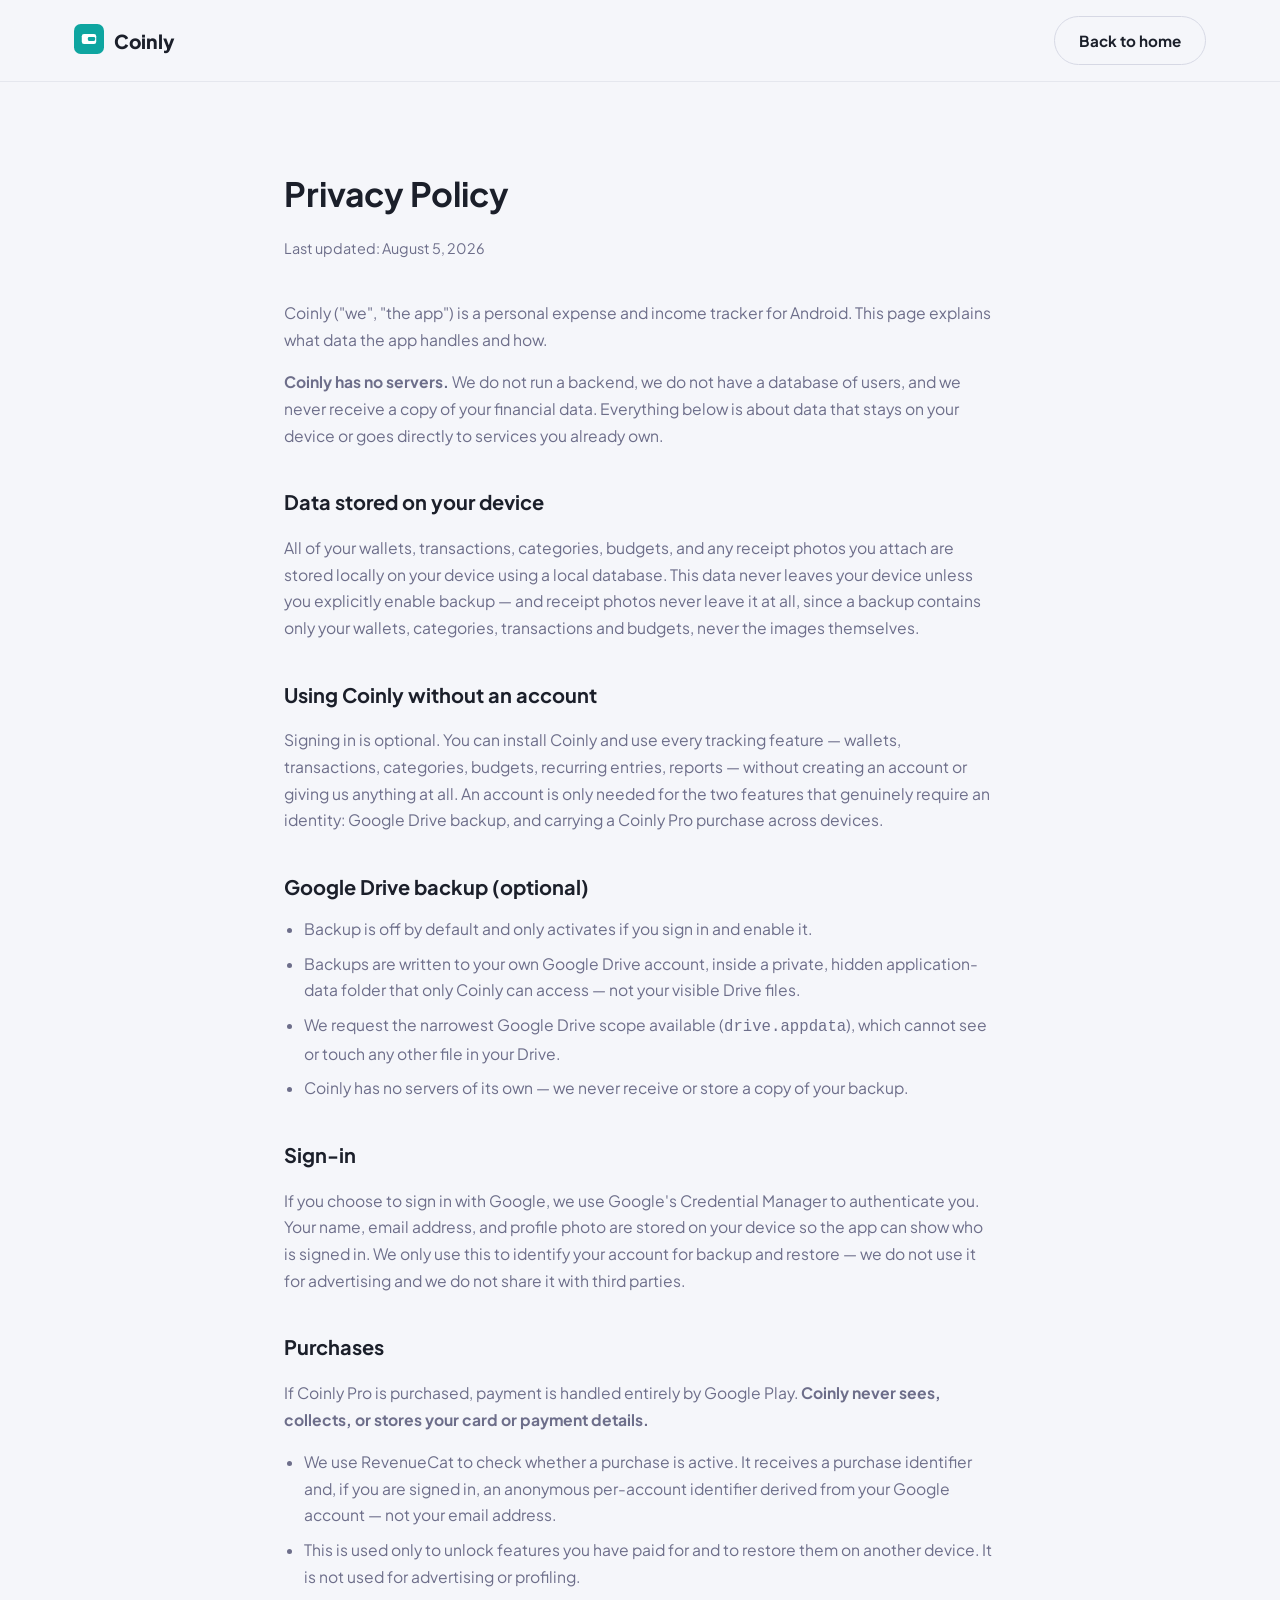
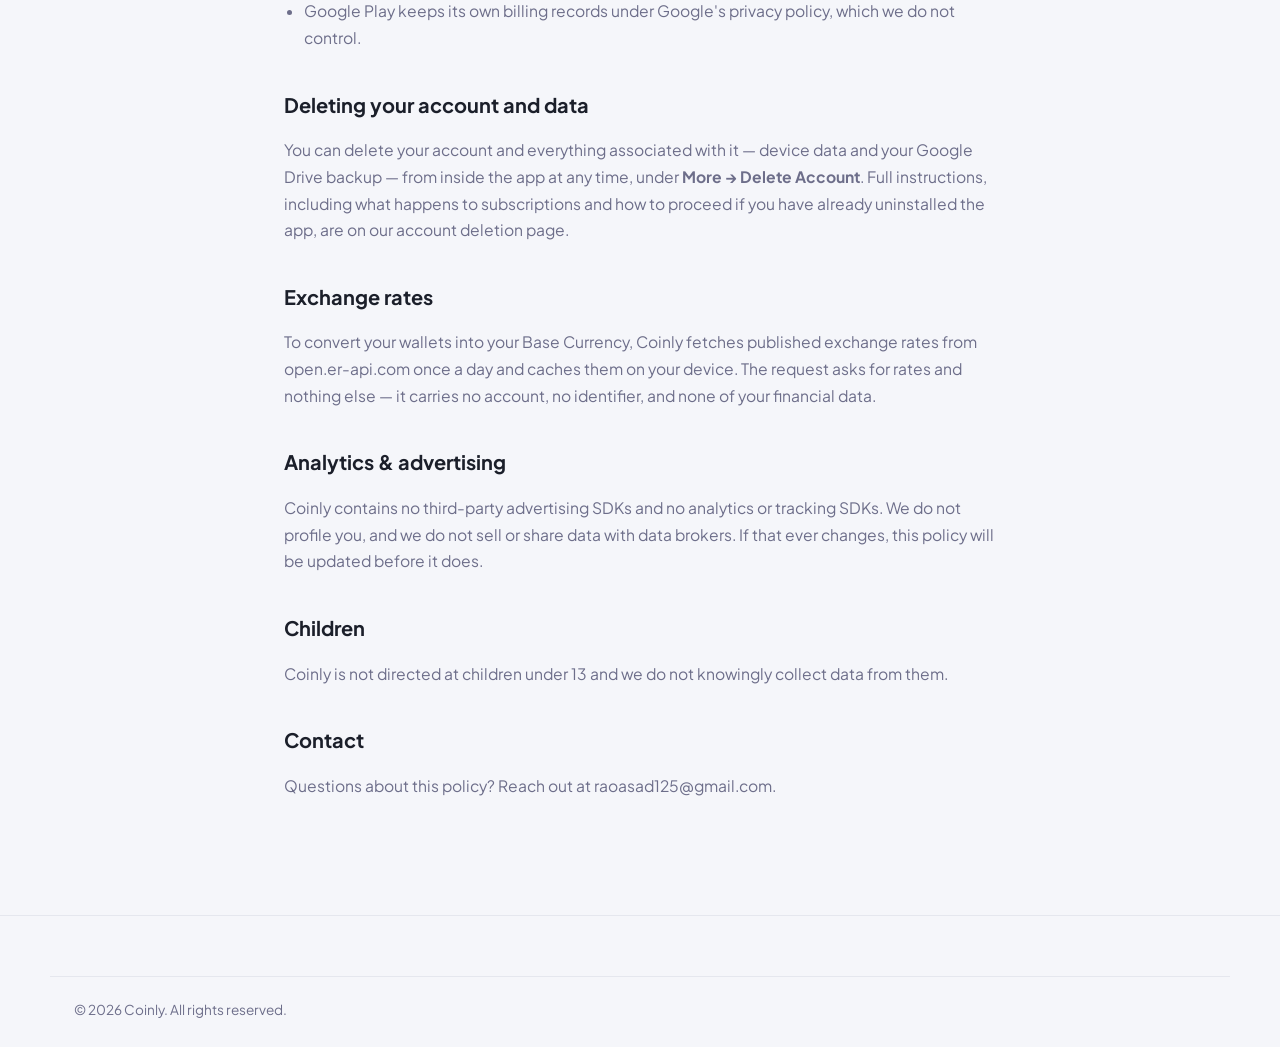
<file: privacy.html>
<!DOCTYPE html>
<html lang="en">
<head>
<meta charset="UTF-8">
<meta name="viewport" content="width=device-width, initial-scale=1.0">
<title>Privacy Policy — Coinly Expense Manager</title>
<meta name="description" content="How Coinly handles your data: everything stored on your device, optional Google Drive backup, no analytics or ad SDKs.">
<meta name="robots" content="index, follow">
<link rel="canonical" href="https://coinly-web.vercel.app/privacy.html">

<meta property="og:title" content="Privacy Policy — Coinly Expense Manager">
<meta property="og:description" content="How Coinly handles your data: everything stored on your device, optional Google Drive backup, no analytics or ad SDKs.">
<meta property="og:type" content="website">
<meta property="og:url" content="https://coinly-web.vercel.app/privacy.html">
<meta property="og:site_name" content="Coinly">
<meta property="og:image" content="https://coinly-web.vercel.app/assets/og-image.jpg">
<meta name="twitter:card" content="summary_large_image">
<meta name="twitter:title" content="Privacy Policy — Coinly Expense Manager">
<meta name="twitter:description" content="How Coinly handles your data: everything stored on your device, optional Google Drive backup, no analytics or ad SDKs.">
<meta name="twitter:image" content="https://coinly-web.vercel.app/assets/og-image.jpg">
<link rel="icon" href="assets/favicon.svg" type="image/svg+xml">
<link rel="icon" href="assets/icons/favicon-32.png" sizes="32x32" type="image/png">
<link rel="apple-touch-icon" href="assets/icons/apple-touch-icon.png">
<link rel="preconnect" href="https://fonts.googleapis.com">
<link href="https://fonts.googleapis.com/css2?family=Plus+Jakarta+Sans:wght@400;500;600;700;800&display=swap" rel="stylesheet">
<link rel="stylesheet" href="css/style.css?v=6">
<style>
  .legal { max-width: 760px; margin: 0 auto; padding: 60px 24px 100px; line-height: 1.7; }
  .legal h1 { font-size: 2.1rem; margin-bottom: 8px; }
  .legal .updated { color: var(--text-secondary); font-size: 0.9rem; margin-bottom: 40px; }
  .legal h2 { font-size: 1.25rem; margin: 36px 0 12px; }
  .legal p, .legal li { color: var(--text-secondary); font-size: 0.98rem; }
  .legal ul { padding-left: 20px; list-style: disc; margin-bottom: 16px; }
  .legal li { margin-bottom: 8px; }
</style>
</head>
<body>

<header class="nav-wrap">
  <nav class="nav container">
    <a href="index.html" class="brand">
      <span class="brand-mark">
        <svg width="30" height="30" viewBox="0 0 108 108" xmlns="http://www.w3.org/2000/svg">
          <rect width="108" height="108" rx="24" fill="#0EA5A0"/>
          <path fill="#FFFFFF" d="M36,36 H72 A8,8 0 0 1 80,44 V64 A8,8 0 0 1 72,72 H36 A8,8 0 0 1 28,64 V44 A8,8 0 0 1 36,36 Z"/>
          <path fill="#0EA5A0" d="M54,47 H72 A4,4 0 0 1 76,51 V57 A4,4 0 0 1 72,61 H54 A4,4 0 0 1 50,57 V51 A4,4 0 0 1 54,47 Z"/>
        </svg>
      </span>
      <span class="brand-name">Coinly</span>
    </a>
    <a href="index.html" class="btn btn-outline btn-nav" style="display:inline-flex;">Back to home</a>
  </nav>
</header>

<main class="legal">
  <h1>Privacy Policy</h1>
  <p class="updated">Last updated: August 5, 2026</p>

  <p>Coinly ("we", "the app") is a personal expense and income tracker for Android. This page
  explains what data the app handles and how.</p>

  <p><strong>Coinly has no servers.</strong> We do not run a backend, we do not have a database of
  users, and we never receive a copy of your financial data. Everything below is about data that
  stays on your device or goes directly to services you already own.</p>

  <h2>Data stored on your device</h2>
  <p>All of your wallets, transactions, categories, budgets, and any receipt photos you attach are
  stored locally on your device using a local database. This data never leaves your device unless
  you explicitly enable backup — and receipt photos never leave it at all, since a backup contains
  only your wallets, categories, transactions and budgets, never the images themselves.</p>

  <h2>Using Coinly without an account</h2>
  <p>Signing in is optional. You can install Coinly and use every tracking feature — wallets,
  transactions, categories, budgets, recurring entries, reports — without creating an account or
  giving us anything at all. An account is only needed for the two features that genuinely require
  an identity: Google Drive backup, and carrying a Coinly Pro purchase across devices.</p>

  <h2>Google Drive backup (optional)</h2>
  <ul>
    <li>Backup is off by default and only activates if you sign in and enable it.</li>
    <li>Backups are written to your own Google Drive account, inside a private, hidden
      application-data folder that only Coinly can access — not your visible Drive files.</li>
    <li>We request the narrowest Google Drive scope available (<code>drive.appdata</code>),
      which cannot see or touch any other file in your Drive.</li>
    <li>Coinly has no servers of its own — we never receive or store a copy of your backup.</li>
  </ul>

  <h2>Sign-in</h2>
  <p>If you choose to sign in with Google, we use Google's Credential Manager to authenticate you.
  Your name, email address, and profile photo are stored on your device so the app can show who is
  signed in. We only use this to identify your account for backup and restore — we do not use it
  for advertising and we do not share it with third parties.</p>

  <h2>Purchases</h2>
  <p>If Coinly Pro is purchased, payment is handled entirely by Google Play. <strong>Coinly never
  sees, collects, or stores your card or payment details.</strong></p>
  <ul>
    <li>We use <a href="https://www.revenuecat.com/privacy/" target="_blank" rel="noopener">RevenueCat</a>
      to check whether a purchase is active. It receives a purchase identifier and, if you are
      signed in, an anonymous per-account identifier derived from your Google account — not your
      email address.</li>
    <li>This is used only to unlock features you have paid for and to restore them on another
      device. It is not used for advertising or profiling.</li>
    <li>Google Play keeps its own billing records under
      <a href="https://policies.google.com/privacy" target="_blank" rel="noopener">Google's privacy policy</a>,
      which we do not control.</li>
  </ul>

  <h2>Deleting your account and data</h2>
  <p>You can delete your account and everything associated with it — device data and your Google
  Drive backup — from inside the app at any time, under <strong>More → Delete Account</strong>.
  Full instructions, including what happens to subscriptions and how to proceed if you have already
  uninstalled the app, are on our
  <a href="delete-account.html">account deletion page</a>.</p>

  <h2>Exchange rates</h2>
  <p>To convert your wallets into your Base Currency, Coinly fetches published exchange rates from
  <a href="https://open.er-api.com" target="_blank" rel="noopener">open.er-api.com</a> once a day and
  caches them on your device. The request asks for rates and nothing else — it carries no account, no
  identifier, and none of your financial data.</p>

  <h2>Analytics &amp; advertising</h2>
  <p>Coinly contains no third-party advertising SDKs and no analytics or tracking SDKs. We do not
  profile you, and we do not sell or share data with data brokers. If that ever changes, this
  policy will be updated before it does.</p>

  <h2>Children</h2>
  <p>Coinly is not directed at children under 13 and we do not knowingly collect data from them.</p>

  <h2>Contact</h2>
  <p>Questions about this policy? Reach out at
    <a href="mailto:raoasad125@gmail.com">raoasad125@gmail.com</a>.</p>
</main>

<footer class="footer">
  <div class="container footer-bottom">
    <span>© 2026 Coinly. All rights reserved.</span>
  </div>
</footer>

</body>
</html>
</file>
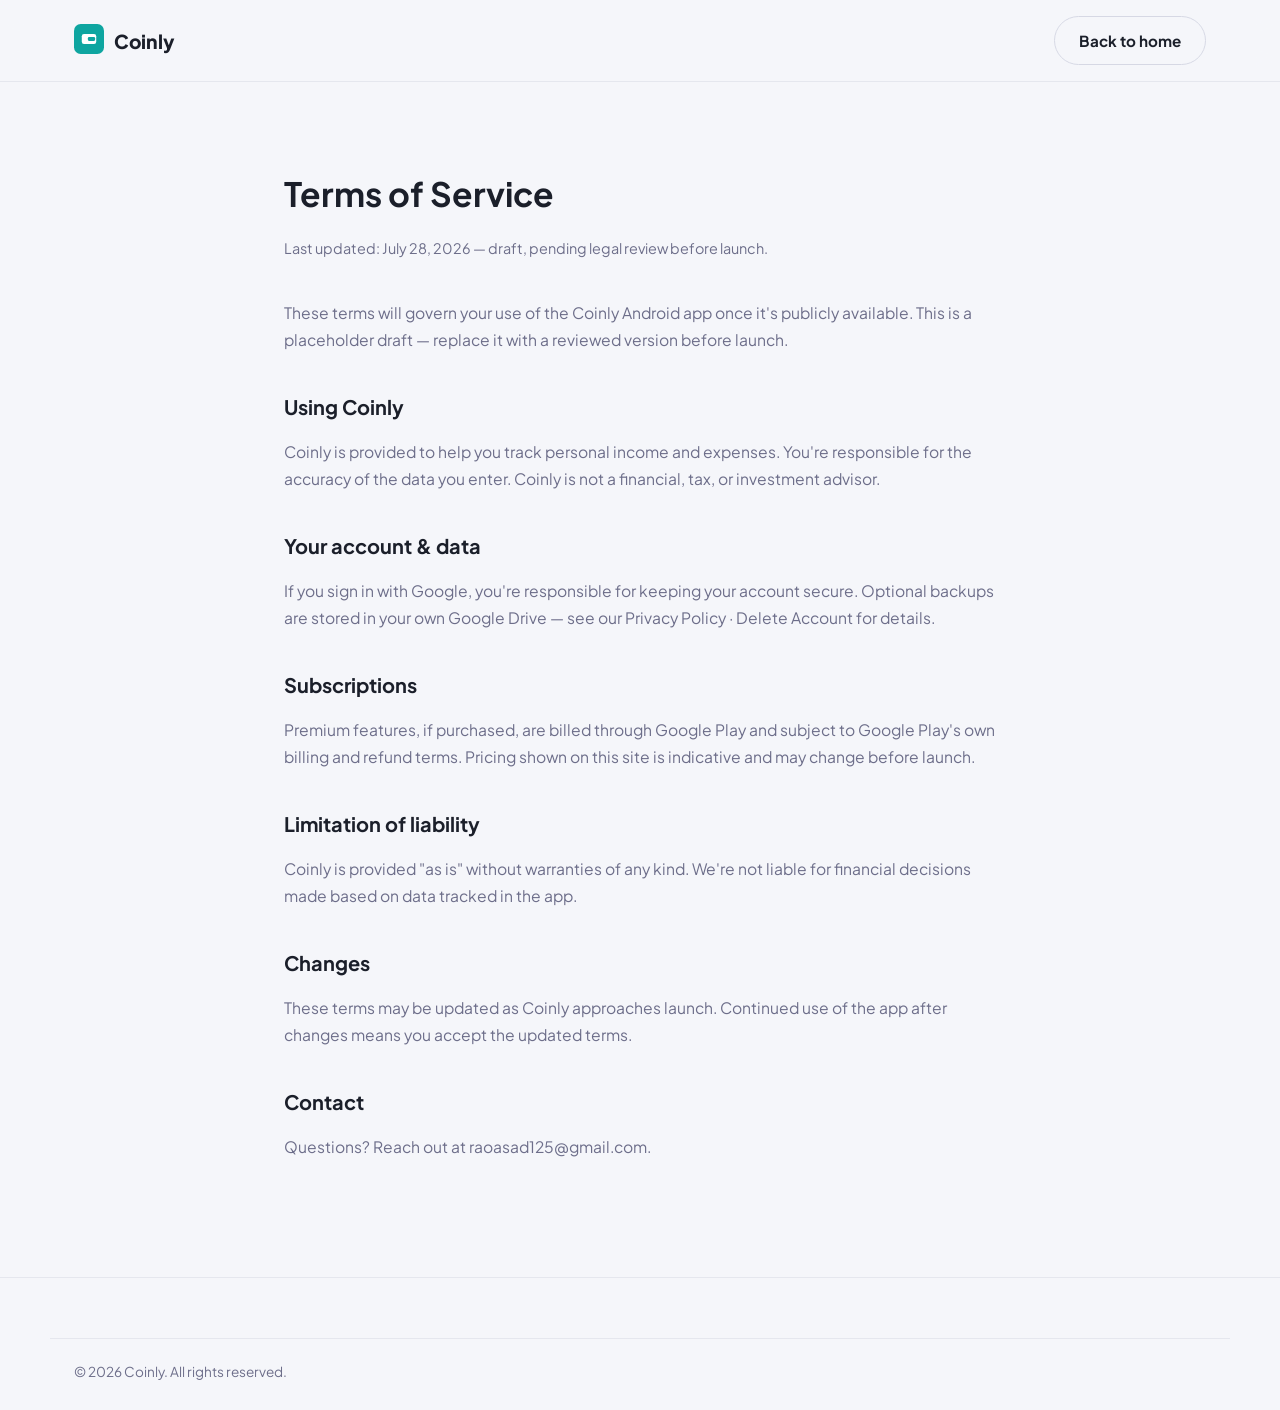
<file: terms.html>
<!DOCTYPE html>
<html lang="en">
<head>
<meta charset="UTF-8">
<meta name="viewport" content="width=device-width, initial-scale=1.0">
<title>Terms of Service — Coinly Expense Manager</title>
<meta name="description" content="Terms of service for Coinly, the free expense manager and income tracker app for Android.">
<meta name="robots" content="index, follow">
<link rel="canonical" href="https://coinly-web.vercel.app/terms.html">

<meta property="og:title" content="Terms of Service — Coinly Expense Manager">
<meta property="og:description" content="Terms of service for Coinly, the free expense manager and income tracker app for Android.">
<meta property="og:type" content="website">
<meta property="og:url" content="https://coinly-web.vercel.app/terms.html">
<meta property="og:site_name" content="Coinly">
<meta property="og:image" content="https://coinly-web.vercel.app/assets/og-image.jpg">
<meta name="twitter:card" content="summary_large_image">
<meta name="twitter:title" content="Terms of Service — Coinly Expense Manager">
<meta name="twitter:description" content="Terms of service for Coinly, the free expense manager and income tracker app for Android.">
<meta name="twitter:image" content="https://coinly-web.vercel.app/assets/og-image.jpg">
<link rel="icon" href="assets/favicon.svg" type="image/svg+xml">
<link rel="icon" href="assets/icons/favicon-32.png" sizes="32x32" type="image/png">
<link rel="apple-touch-icon" href="assets/icons/apple-touch-icon.png">
<link rel="preconnect" href="https://fonts.googleapis.com">
<link href="https://fonts.googleapis.com/css2?family=Plus+Jakarta+Sans:wght@400;500;600;700;800&display=swap" rel="stylesheet">
<link rel="stylesheet" href="css/style.css?v=6">
<style>
  .legal { max-width: 760px; margin: 0 auto; padding: 60px 24px 100px; line-height: 1.7; }
  .legal h1 { font-size: 2.1rem; margin-bottom: 8px; }
  .legal .updated { color: var(--text-secondary); font-size: 0.9rem; margin-bottom: 40px; }
  .legal h2 { font-size: 1.25rem; margin: 36px 0 12px; }
  .legal p, .legal li { color: var(--text-secondary); font-size: 0.98rem; }
  .legal ul { padding-left: 20px; list-style: disc; margin-bottom: 16px; }
  .legal li { margin-bottom: 8px; }
</style>
</head>
<body>

<header class="nav-wrap">
  <nav class="nav container">
    <a href="index.html" class="brand">
      <span class="brand-mark">
        <svg width="30" height="30" viewBox="0 0 108 108" xmlns="http://www.w3.org/2000/svg">
          <rect width="108" height="108" rx="24" fill="#0EA5A0"/>
          <path fill="#FFFFFF" d="M36,36 H72 A8,8 0 0 1 80,44 V64 A8,8 0 0 1 72,72 H36 A8,8 0 0 1 28,64 V44 A8,8 0 0 1 36,36 Z"/>
          <path fill="#0EA5A0" d="M54,47 H72 A4,4 0 0 1 76,51 V57 A4,4 0 0 1 72,61 H54 A4,4 0 0 1 50,57 V51 A4,4 0 0 1 54,47 Z"/>
        </svg>
      </span>
      <span class="brand-name">Coinly</span>
    </a>
    <a href="index.html" class="btn btn-outline btn-nav" style="display:inline-flex;">Back to home</a>
  </nav>
</header>

<main class="legal">
  <h1>Terms of Service</h1>
  <p class="updated">Last updated: July 28, 2026 — draft, pending legal review before launch.</p>

  <p>These terms will govern your use of the Coinly Android app once it's publicly available.
  This is a placeholder draft — replace it with a reviewed version before launch.</p>

  <h2>Using Coinly</h2>
  <p>Coinly is provided to help you track personal income and expenses. You're responsible for
  the accuracy of the data you enter. Coinly is not a financial, tax, or investment advisor.</p>

  <h2>Your account &amp; data</h2>
  <p>If you sign in with Google, you're responsible for keeping your account secure. Optional
  backups are stored in your own Google Drive — see our <a href="privacy.html">Privacy Policy</a> · <a href="delete-account.html">Delete Account</a>
  for details.</p>

  <h2>Subscriptions</h2>
  <p>Premium features, if purchased, are billed through Google Play and subject to Google Play's
  own billing and refund terms. Pricing shown on this site is indicative and may change before
  launch.</p>

  <h2>Limitation of liability</h2>
  <p>Coinly is provided "as is" without warranties of any kind. We're not liable for financial
  decisions made based on data tracked in the app.</p>

  <h2>Changes</h2>
  <p>These terms may be updated as Coinly approaches launch. Continued use of the app after
  changes means you accept the updated terms.</p>

  <h2>Contact</h2>
  <p>Questions? Reach out at <a href="mailto:raoasad125@gmail.com">raoasad125@gmail.com</a>.</p>
</main>

<footer class="footer">
  <div class="container footer-bottom">
    <span>© 2026 Coinly. All rights reserved.</span>
  </div>
</footer>

</body>
</html>
</file>
<file: css/style.css>
/* ===== Design tokens (matches the Coinly Android app palette) ===== */
:root {
  --primary: #0EA5A0;
  --accent: #22C55E;
  --brand-dark: #083B35;
  --grad-start: #1FC8B0;
  --grad-end: #083B35;
  --expense-red: #E15B64;
  --income-green: #22C55E;
  --amber: #F2A93B;

  --bg: #F5F6FA;
  --surface: #FFFFFF;
  --surface-variant: #ECEEF5;
  --text-primary: #1B1F2A;
  --text-secondary: #6D6E8A;
  --divider: #E5E7EE;
  --outline: #D6D8E4;

  --primary-container: #D3F5F1;
  --on-primary-container: #0B4A44;

  /* Fixed dark surface for the floating "Backed up to Drive" badge next to the
     real device screenshot - stays dark regardless of the site's own theme. */
  --device-bg: #0E1512;
  --device-surface: #1A2420;
  --device-text: #F2F5F3;

  --radius-sm: 10px;
  --radius-md: 18px;
  --radius-lg: 28px;
  --shadow-soft: 0 10px 30px -12px rgba(8, 59, 53, 0.18);
  --shadow-card: 0 2px 10px rgba(27, 31, 42, 0.06);
  --font: 'Plus Jakarta Sans', -apple-system, BlinkMacSystemFont, 'Segoe UI', sans-serif;
}

@media (prefers-color-scheme: dark) {
  :root {
    --bg: #0E1613;
    --surface: #14201C;
    --surface-variant: #1B2925;
    --text-primary: #F2F5F4;
    --text-secondary: #9FB0AB;
    --divider: #22322D;
    --outline: #2A3B35;
    --primary-container: #103A35;
    --on-primary-container: #B7EFE7;
    --shadow-card: 0 2px 14px rgba(0, 0, 0, 0.35);
  }
}

* { box-sizing: border-box; }
html {
  scroll-behavior: smooth;
  /* The nav is sticky and 80px tall, so a bare anchor jump parked every section heading
     underneath it - "For early testers" landed 44px down behind an 80px bar. This offsets
     every in-page jump by the nav's height plus breathing room. */
  scroll-padding-top: 100px;
}

body {
  margin: 0;
  font-family: var(--font);
  background: var(--bg);
  color: var(--text-primary);
  -webkit-font-smoothing: antialiased;
  overflow-x: hidden;
}

.container {
  max-width: 1180px;
  margin: 0 auto;
  padding: 0 24px;
}

a { color: inherit; text-decoration: none; }
ul { margin: 0; padding: 0; list-style: none; }
img { max-width: 100%; display: block; }

.text-gradient {
  background: linear-gradient(90deg, var(--grad-start), var(--primary));
  -webkit-background-clip: text;
  background-clip: text;
  color: transparent;
}

.eyebrow {
  display: inline-block;
  font-size: 0.8rem;
  font-weight: 700;
  letter-spacing: 0.04em;
  text-transform: uppercase;
  color: var(--on-primary-container);
  background: var(--primary-container);
  padding: 6px 14px;
  border-radius: 999px;
  margin-bottom: 18px;
}

/* Attention-grabbing hero badge - fixed dark styling regardless of site theme,
   with a pulsing ring to draw the eye to the waitlist CTA. */
.coming-soon-badge {
  display: inline-flex;
  align-items: center;
  gap: 9px;
  font-size: 0.92rem;
  font-weight: 700;
  color: #7CF2C4;
  background: rgba(9, 18, 16, 0.92);
  border: 1.5px solid rgba(74, 222, 178, 0.4);
  padding: 11px 22px;
  border-radius: 999px;
  margin-bottom: 22px;
  animation: badgePulseRing 2.4s cubic-bezier(0.4, 0, 0.5, 1) infinite;
}
.coming-soon-badge .badge-emoji { font-size: 1.05rem; line-height: 1; }

@keyframes badgePulseRing {
  0% { box-shadow: 0 0 0 0 rgba(74, 222, 178, 0.5); }
  70% { box-shadow: 0 0 0 12px rgba(74, 222, 178, 0); }
  100% { box-shadow: 0 0 0 0 rgba(74, 222, 178, 0); }
}

@media (prefers-reduced-motion: reduce) {
  .coming-soon-badge { animation: none; }
}

/* ===== Buttons ===== */
.btn {
  display: inline-flex;
  align-items: center;
  gap: 8px;
  justify-content: center;
  padding: 14px 24px;
  border-radius: 999px;
  font-weight: 700;
  font-size: 0.95rem;
  border: none;
  cursor: pointer;
  transition: transform 0.18s ease, box-shadow 0.18s ease, opacity 0.18s ease;
  white-space: nowrap;
}
.btn:hover { transform: translateY(-2px); }
.btn-dark {
  background: var(--text-primary);
  color: var(--bg);
  box-shadow: var(--shadow-soft);
}
@media (prefers-color-scheme: dark) {
  .btn-dark { background: var(--primary); color: #052420; }
}
.btn-outline {
  background: transparent;
  border: 1.5px solid var(--outline);
  color: var(--text-primary);
}
.btn-outline:hover { border-color: var(--primary); }
.btn-lg { padding: 16px 28px; font-size: 1rem; }
.btn-full { width: 100%; }
.btn-nav { display: none; }

/* ===== Nav ===== */
.nav-wrap {
  position: sticky;
  top: 0;
  z-index: 100;
  backdrop-filter: blur(14px);
  background: color-mix(in srgb, var(--bg) 78%, transparent);
  border-bottom: 1px solid var(--divider);
}
.nav {
  display: flex;
  align-items: center;
  justify-content: space-between;
  padding: 16px 24px;
}
.brand { display: flex; align-items: center; gap: 10px; }
.brand-name { font-weight: 800; font-size: 1.2rem; }
.nav-links { display: flex; gap: 32px; }
.nav-links a { font-weight: 600; font-size: 0.95rem; color: var(--text-secondary); transition: color 0.2s; }
.nav-links a:hover { color: var(--text-primary); }
.btn-nav { display: inline-flex; }

.nav-toggle {
  display: none;
  flex-direction: column;
  gap: 5px;
  background: none;
  border: none;
  cursor: pointer;
  padding: 6px;
}
.nav-toggle span { width: 22px; height: 2px; background: var(--text-primary); border-radius: 2px; }

/* ===== Hero ===== */
.hero {
  display: grid;
  grid-template-columns: 1.05fr 0.95fr;
  gap: 40px;
  align-items: center;
  padding: 72px 24px 100px;
  position: relative;
}
.hero h1 {
  font-size: clamp(2.4rem, 4.4vw, 3.6rem);
  line-height: 1.08;
  font-weight: 800;
  letter-spacing: -0.02em;
  margin: 0 0 22px;
}
.hero-sub {
  font-size: 1.1rem;
  line-height: 1.6;
  color: var(--text-secondary);
  max-width: 520px;
  margin: 0 0 32px;
}
.hero-actions { display: flex; flex-wrap: wrap; align-items: center; gap: 16px; margin-bottom: 16px; }
.hero-microcopy { font-size: 0.85rem; color: var(--text-secondary); }

.store-badge-fake {
  display: flex;
  align-items: center;
  gap: 10px;
  padding: 10px 18px;
  border-radius: 999px;
  border: 1.5px dashed var(--outline);
  color: var(--text-secondary);
  font-size: 0.85rem;
}
.store-badge-fake strong { display: block; font-size: 0.95rem; color: var(--text-primary); }
.fake-label { font-size: 0.72rem; }

/* ---- Phone mockup: real device photos, not recreated UI ---- */
.hero-visual { position: relative; display: flex; justify-content: center; }
.glow {
  position: absolute;
  width: 420px; height: 420px;
  background: radial-gradient(circle, rgba(31,200,176,0.35), transparent 70%);
  filter: blur(10px);
  top: 50%; left: 50%;
  transform: translate(-50%, -50%);
  z-index: 0;
}
/* Just the real screenshot, status bar already cropped out of the image
   itself, with a small corner radius. No bezel, no fake chrome. */
.phone-frame { position: relative; width: 280px; }
.phone-screen { border-radius: 8px; overflow: hidden; display: block; border: 1px solid rgba(255,255,255,0.14); }
.shot { width: 100%; }
.shot img { width: 100%; height: auto; display: block; }

/* ===== Trust / privacy ===== */
.trust { padding: 60px 24px 90px; }
.trust-head { text-align: center; max-width: 560px; margin: 0 auto 44px; }
.trust-head h2 { font-size: clamp(1.8rem, 3vw, 2.4rem); margin: 0 0 12px; letter-spacing: -0.01em; }
.trust-head p { color: var(--text-secondary); font-size: 1.05rem; }
.trust-grid { display: grid; grid-template-columns: repeat(3, 1fr); gap: 20px; }
.trust-card {
  background: var(--surface);
  border: 1px solid var(--divider);
  border-radius: var(--radius-md);
  padding: 28px;
}
.trust-icon { font-size: 1.8rem; margin-bottom: 14px; }
.trust-card h3 { font-size: 1.05rem; margin: 0 0 8px; }
.trust-card p { color: var(--text-secondary); font-size: 0.9rem; line-height: 1.55; margin: 0; }
.trust-card code { background: var(--surface-variant); padding: 1px 6px; border-radius: 4px; font-size: 0.85em; }

/* ===== Features ===== */
.features { padding: 40px 0 100px; }
.section-head { text-align: center; max-width: 620px; margin: 0 auto 60px; }
.section-head h2 { font-size: clamp(1.9rem, 3.2vw, 2.6rem); letter-spacing: -0.01em; margin: 0 0 12px; }
.section-sub { color: var(--text-secondary); font-size: 1.05rem; }

.feature-row {
  display: grid;
  grid-template-columns: 1fr 1fr;
  gap: 60px;
  align-items: center;
  padding: 56px 0;
  border-bottom: 1px solid var(--divider);
}
.feature-row:last-child { border-bottom: none; }
.feature-row.reverse .feature-text { order: 2; }
.feature-row.reverse .feature-visual { order: 1; }
.feature-num {
  font-weight: 800;
  font-size: 0.85rem;
  color: var(--primary);
  letter-spacing: 0.05em;
}
.feature-text h3 { font-size: 1.7rem; margin: 8px 0 14px; letter-spacing: -0.01em; }
.feature-text p { color: var(--text-secondary); font-size: 1.02rem; line-height: 1.6; margin: 0 0 18px; }
.feature-points li {
  padding-left: 26px;
  position: relative;
  margin-bottom: 10px;
  font-size: 0.92rem;
  color: var(--text-primary);
}
.feature-points li::before {
  content: '✓';
  position: absolute;
  left: 0; top: 0;
  color: var(--accent);
  font-weight: 800;
}

.feature-visual { display: flex; justify-content: center; }
.mini-phone { width: 230px; }
.mini-screen { border-radius: 8px; overflow: hidden; display: block; border: 1px solid rgba(255,255,255,0.14); }

.feature-visual.dual { flex-wrap: wrap; gap: 26px; }
.mini-phone-group { display: flex; flex-direction: column; align-items: center; gap: 12px; }
.mini-caption { font-size: 0.8rem; font-weight: 700; color: var(--text-secondary); }
.feature-visual.dual .mini-phone { width: 215px; }
@media (max-width: 520px) {
  .feature-visual.dual { gap: 14px; }
  .feature-visual.dual .mini-phone { width: 150px; }
}

/* ===== Screenshot gallery ===== */
.screens-gallery { padding: 20px 24px 100px; }
.gallery-grid {
  display: flex;
  flex-wrap: wrap;
  justify-content: center;
  gap: 32px 22px;
  max-width: 1080px;
  margin: 0 auto;
}
.gallery-grid .mini-phone-group { gap: 10px; }
.gallery-grid .mini-phone { width: 128px; }
.gallery-grid .mini-caption { font-size: 0.72rem; text-align: center; }
@media (max-width: 480px) {
  .gallery-grid { gap: 22px 14px; }
  .gallery-grid .mini-phone { width: 104px; }
}

/* ===== Beta APK ===== */
.beta { padding: 20px 24px 100px; }
.beta-card {
  display: flex;
  align-items: center;
  gap: 40px;
  max-width: 900px;
  margin: 0 auto;
  background: var(--surface);
  border: 1px solid var(--divider);
  border-radius: var(--radius-lg);
  padding: 40px;
}
.beta-info h3 { font-size: 1.2rem; margin: 0 0 12px; }
.beta-info p { color: var(--text-secondary); font-size: 0.95rem; line-height: 1.6; margin: 0 0 12px; }
.beta-info .beta-note { font-size: 0.85rem; margin: 0; }
.beta-download {
  flex-shrink: 0;
  display: flex;
  align-items: center;
  gap: 10px;
  padding: 16px 26px;
  border-radius: 999px;
  background: var(--text-primary);
  color: var(--bg);
  font-weight: 700;
  white-space: nowrap;
  transition: transform 0.18s ease;
}
.beta-download:hover { transform: translateY(-2px); }
.beta-download span { display: flex; flex-direction: column; line-height: 1.3; }
.beta-download small { font-weight: 600; font-size: 0.72rem; opacity: 0.7; }
@media (prefers-color-scheme: dark) {
  .beta-download { background: var(--primary); color: #052420; }
}
@media (max-width: 720px) {
  .beta-card { flex-direction: column; text-align: center; padding: 32px 24px; }
  .beta-download { width: 100%; justify-content: center; }
}

/* ===== Pricing ===== */
.pricing { padding: 40px 24px 100px; }
.pricing-grid { display: grid; grid-template-columns: repeat(3, 1fr); gap: 24px; }
.price-card {
  position: relative;
  background: var(--surface);
  border: 1px solid var(--divider);
  border-radius: var(--radius-lg);
  padding: 36px 28px;
  display: flex;
  flex-direction: column;
}
.price-card.featured {
  border: 2px solid var(--primary);
  box-shadow: var(--shadow-soft);
  transform: scale(1.03);
}
.price-badge {
  position: absolute;
  top: -13px; left: 50%; transform: translateX(-50%);
  background: var(--text-primary);
  color: var(--bg);
  font-size: 0.72rem;
  font-weight: 800;
  padding: 5px 16px;
  border-radius: 999px;
}
.save-badge { background: var(--accent); color: #06280F; }
.price-card h3 { font-size: 1.2rem; margin: 0 0 14px; display: flex; align-items: center; gap: 6px; }
.price-amount { font-size: 2.2rem; font-weight: 800; margin-bottom: 8px; }
.price-amount span { font-size: 0.95rem; font-weight: 600; color: var(--text-secondary); }
.price-desc { color: var(--text-secondary); font-size: 0.9rem; margin: 0 0 22px; }
.price-features { margin-bottom: 28px; flex: 1; }
.price-features li { padding-left: 24px; position: relative; margin-bottom: 12px; font-size: 0.9rem; }
.price-features li::before { content: '✓'; position: absolute; left: 0; color: var(--primary); font-weight: 800; }

/* ===== FAQ ===== */
.faq { padding: 40px 24px 110px; max-width: 820px; }
.faq-list { display: flex; flex-direction: column; gap: 12px; }
.faq-item { border: 1px solid var(--divider); border-radius: var(--radius-md); background: var(--surface); overflow: hidden; }
.faq-q {
  width: 100%;
  display: flex;
  justify-content: space-between;
  align-items: center;
  padding: 20px 24px;
  background: none;
  border: none;
  font-family: inherit;
  font-size: 1rem;
  font-weight: 700;
  color: var(--text-primary);
  cursor: pointer;
  text-align: left;
}
.faq-icon { font-size: 1.3rem; color: var(--primary); transition: transform 0.25s ease; line-height: 1; }
.faq-item.open .faq-icon { transform: rotate(45deg); }
.faq-a {
  max-height: 0;
  overflow: hidden;
  transition: max-height 0.3s ease, padding 0.3s ease;
  padding: 0 24px;
}
.faq-item.open .faq-a { max-height: 220px; padding: 0 24px 22px; }
.faq-a p { margin: 0; color: var(--text-secondary); line-height: 1.6; font-size: 0.95rem; }

/* ===== CTA ===== */
.cta-section {
  background: linear-gradient(135deg, var(--grad-start), var(--grad-end));
  padding: 90px 24px;
  color: #fff;
}
.cta-inner { text-align: center; max-width: 560px; margin: 0 auto; }
.cta-inner h2 { font-size: clamp(1.8rem, 3vw, 2.4rem); margin: 0 0 12px; letter-spacing: -0.01em; }
.cta-inner p { opacity: 0.85; margin: 0 0 32px; font-size: 1.05rem; }
.waitlist-form { display: flex; gap: 10px; max-width: 420px; margin: 0 auto; }
.waitlist-form input {
  flex: 1;
  padding: 14px 20px;
  border-radius: 999px;
  border: none;
  font-family: inherit;
  font-size: 0.95rem;
  outline: none;
}
.cta-status { margin-top: 16px; font-size: 0.9rem; opacity: 0.9; min-height: 1.2em; }

/* ===== Footer ===== */
.footer { padding: 60px 24px 30px; border-top: 1px solid var(--divider); }
.footer-grid {
  display: grid;
  grid-template-columns: 1.6fr 1fr 1fr 1fr;
  gap: 32px;
  margin-bottom: 40px;
}
.footer-brand p { color: var(--text-secondary); font-size: 0.9rem; margin-top: 10px; }
.footer-col h4 { font-size: 0.85rem; text-transform: uppercase; letter-spacing: 0.04em; color: var(--text-secondary); margin: 0 0 14px; }
.footer-col a { display: block; margin-bottom: 10px; font-size: 0.92rem; color: var(--text-primary); }
.footer-col a:hover { color: var(--primary); }
.footer-bottom { border-top: 1px solid var(--divider); padding-top: 24px; font-size: 0.85rem; color: var(--text-secondary); }

/* ===== Reveal animation ===== */
.js .reveal { opacity: 0; transform: translateY(24px); transition: opacity 0.7s ease, transform 0.7s ease; }
.reveal.in-view { opacity: 1; transform: translateY(0); }

/* ===== Responsive ===== */
@media (max-width: 980px) {
  .hero { grid-template-columns: 1fr; padding-top: 48px; text-align: center; }
  .hero-copy { display: flex; flex-direction: column; align-items: center; }
  .hero-actions { justify-content: center; }
  .hero-visual { margin-top: 40px; }
  .trust-grid { grid-template-columns: 1fr; }
  .feature-row, .feature-row.reverse { grid-template-columns: 1fr; text-align: center; }
  .feature-row .feature-text, .feature-row.reverse .feature-text { order: 1; }
  .feature-row .feature-visual, .feature-row.reverse .feature-visual { order: 2; }
  .feature-points { text-align: left; display: inline-block; }
  .pricing-grid { grid-template-columns: 1fr; }
  .price-card.featured { transform: none; }
  .footer-grid { grid-template-columns: 1fr 1fr; }
}

@media (max-width: 600px) {
  .phone-frame { width: 230px; }
  .glow { width: 300px; height: 300px; }
}

@media (max-width: 720px) {
  .nav-links { display: none; }
  .nav-toggle { display: flex; }
  .btn-nav { display: none; }
  .nav-links.open {
    display: flex;
    flex-direction: column;
    position: absolute;
    top: 100%; left: 0; right: 0;
    background: var(--surface);
    padding: 20px 24px;
    gap: 18px;
    border-bottom: 1px solid var(--divider);
  }
  .waitlist-form { flex-direction: column; }
  .footer-grid { grid-template-columns: 1fr 1fr; }
}

/* ============================================================================
   Motion layer
   Everything below is presentation only - the page is fully usable and fully
   legible with all of it disabled, which is exactly what the reduced-motion
   block at the end does.
   ============================================================================ */

/* Mobile nav is shorter than the desktop one, so the anchor offset follows it. */
@media (max-width: 860px) {
  html { scroll-padding-top: 84px; }
}

/* ---- Reading progress ---- */
.scroll-progress {
  position: fixed;
  top: 0; left: 0;
  height: 2px;
  width: 100%;
  transform: scaleX(0);
  transform-origin: 0 50%;
  background: linear-gradient(90deg, var(--primary), var(--accent));
  z-index: 200;
  pointer-events: none;
}

/* ---- Nav: lifts off the page once you've scrolled past the hero ---- */
.nav-wrap { transition: box-shadow 0.3s ease, background-color 0.3s ease; }
.nav-wrap.scrolled {
  background: color-mix(in srgb, var(--bg) 92%, transparent);
  box-shadow: 0 10px 30px rgba(0, 0, 0, 0.22);
}

/* ---- Nav links: underline follows both hover and the section you're reading ---- */
.nav-links a { position: relative; }
.nav-links a::after {
  content: "";
  position: absolute;
  left: 0; right: 0; bottom: -6px;
  height: 2px;
  border-radius: 2px;
  background: var(--primary);
  transform: scaleX(0);
  transform-origin: left center;
  transition: transform 0.28s cubic-bezier(0.4, 0, 0.2, 1);
}
.nav-links a:hover::after,
.nav-links a.active::after { transform: scaleX(1); }
.nav-links a.active { color: var(--text-primary); }

/* ---- Reveals: a little softer, and staggered where things sit side by side ---- */
.reveal {
  transition: opacity 0.7s cubic-bezier(0.16, 1, 0.3, 1),
              transform 0.7s cubic-bezier(0.16, 1, 0.3, 1);
}
.trust-grid .reveal:nth-child(2),
.pricing-grid .reveal:nth-child(2) { transition-delay: 0.09s; }
.trust-grid .reveal:nth-child(3),
.pricing-grid .reveal:nth-child(3) { transition-delay: 0.18s; }

/* Gallery tiles cascade instead of all thirteen appearing at once. */
.js .gallery-grid .mini-phone-group {
  opacity: 0;
  transform: translateY(16px) scale(0.98);
  transition: opacity 0.5s ease, transform 0.5s cubic-bezier(0.16, 1, 0.3, 1);
}
.gallery-grid.in-view .mini-phone-group { opacity: 1; transform: none; }
.gallery-grid.in-view .mini-phone-group:nth-child(1)  { transition-delay: 0.00s; }
.gallery-grid.in-view .mini-phone-group:nth-child(2)  { transition-delay: 0.04s; }
.gallery-grid.in-view .mini-phone-group:nth-child(3)  { transition-delay: 0.08s; }
.gallery-grid.in-view .mini-phone-group:nth-child(4)  { transition-delay: 0.12s; }
.gallery-grid.in-view .mini-phone-group:nth-child(5)  { transition-delay: 0.16s; }
.gallery-grid.in-view .mini-phone-group:nth-child(6)  { transition-delay: 0.20s; }
.gallery-grid.in-view .mini-phone-group:nth-child(7)  { transition-delay: 0.24s; }
.gallery-grid.in-view .mini-phone-group:nth-child(8)  { transition-delay: 0.28s; }
.gallery-grid.in-view .mini-phone-group:nth-child(9)  { transition-delay: 0.32s; }
.gallery-grid.in-view .mini-phone-group:nth-child(10) { transition-delay: 0.36s; }
.gallery-grid.in-view .mini-phone-group:nth-child(11) { transition-delay: 0.40s; }
.gallery-grid.in-view .mini-phone-group:nth-child(12) { transition-delay: 0.44s; }
.gallery-grid.in-view .mini-phone-group:nth-child(13) { transition-delay: 0.48s; }
.gallery-grid.in-view .mini-phone-group:nth-child(14) { transition-delay: 0.52s; }

/* Feature rows converge: copy from its own side, phones from theirs. */
.js .feature-row .feature-text,
.js .feature-row .feature-visual {
  opacity: 0;
  transition: opacity 0.75s ease, transform 0.75s cubic-bezier(0.16, 1, 0.3, 1);
  transition-delay: 0.08s;
}
.feature-row .feature-text { transform: translateX(-22px); }
.feature-row .feature-visual { transform: translateX(22px); }
.feature-row.reverse .feature-text { transform: translateX(22px); }
.feature-row.reverse .feature-visual { transform: translateX(-22px); }
.feature-row.in-view .feature-text,
.feature-row.in-view .feature-visual { opacity: 1; transform: none; }

/* ---- Hover: everything clickable or card-like answers back ---- */
.trust-card, .price-card, .faq-item {
  transition: transform 0.28s cubic-bezier(0.16, 1, 0.3, 1),
              border-color 0.28s ease, box-shadow 0.28s ease;
}
.trust-card:hover, .price-card:hover {
  transform: translateY(-4px);
  border-color: color-mix(in srgb, var(--primary) 45%, transparent);
  box-shadow: 0 14px 34px rgba(0, 0, 0, 0.18);
}
.mini-phone { transition: transform 0.3s cubic-bezier(0.16, 1, 0.3, 1); }
.mini-phone-group:hover .mini-phone { transform: translateY(-5px); }
.btn { transition: transform 0.2s ease, box-shadow 0.2s ease, background-color 0.2s ease; }
.btn:hover { transform: translateY(-2px); }
.btn:active { transform: translateY(0); }

/* The hero phone breathes, very slightly, so the fold isn't dead still. */
@keyframes heroFloat {
  0%, 100% { transform: translateY(0); }
  50%      { transform: translateY(-10px); }
}
.hero-visual .phone-frame { animation: heroFloat 7s ease-in-out infinite; }

/* ---- One switch turns all of it off ---- */
@media (prefers-reduced-motion: reduce) {
  html { scroll-behavior: auto; }
  .reveal,
  .gallery-grid .mini-phone-group,
  .feature-row .feature-text,
  .feature-row .feature-visual {
    opacity: 1 !important;
    transform: none !important;
    transition: none !important;
  }
  .hero-visual .phone-frame { animation: none; }
  .scroll-progress { display: none; }
  .trust-card:hover, .price-card:hover, .mini-phone-group:hover .mini-phone, .btn:hover {
    transform: none;
  }
}
</file>
